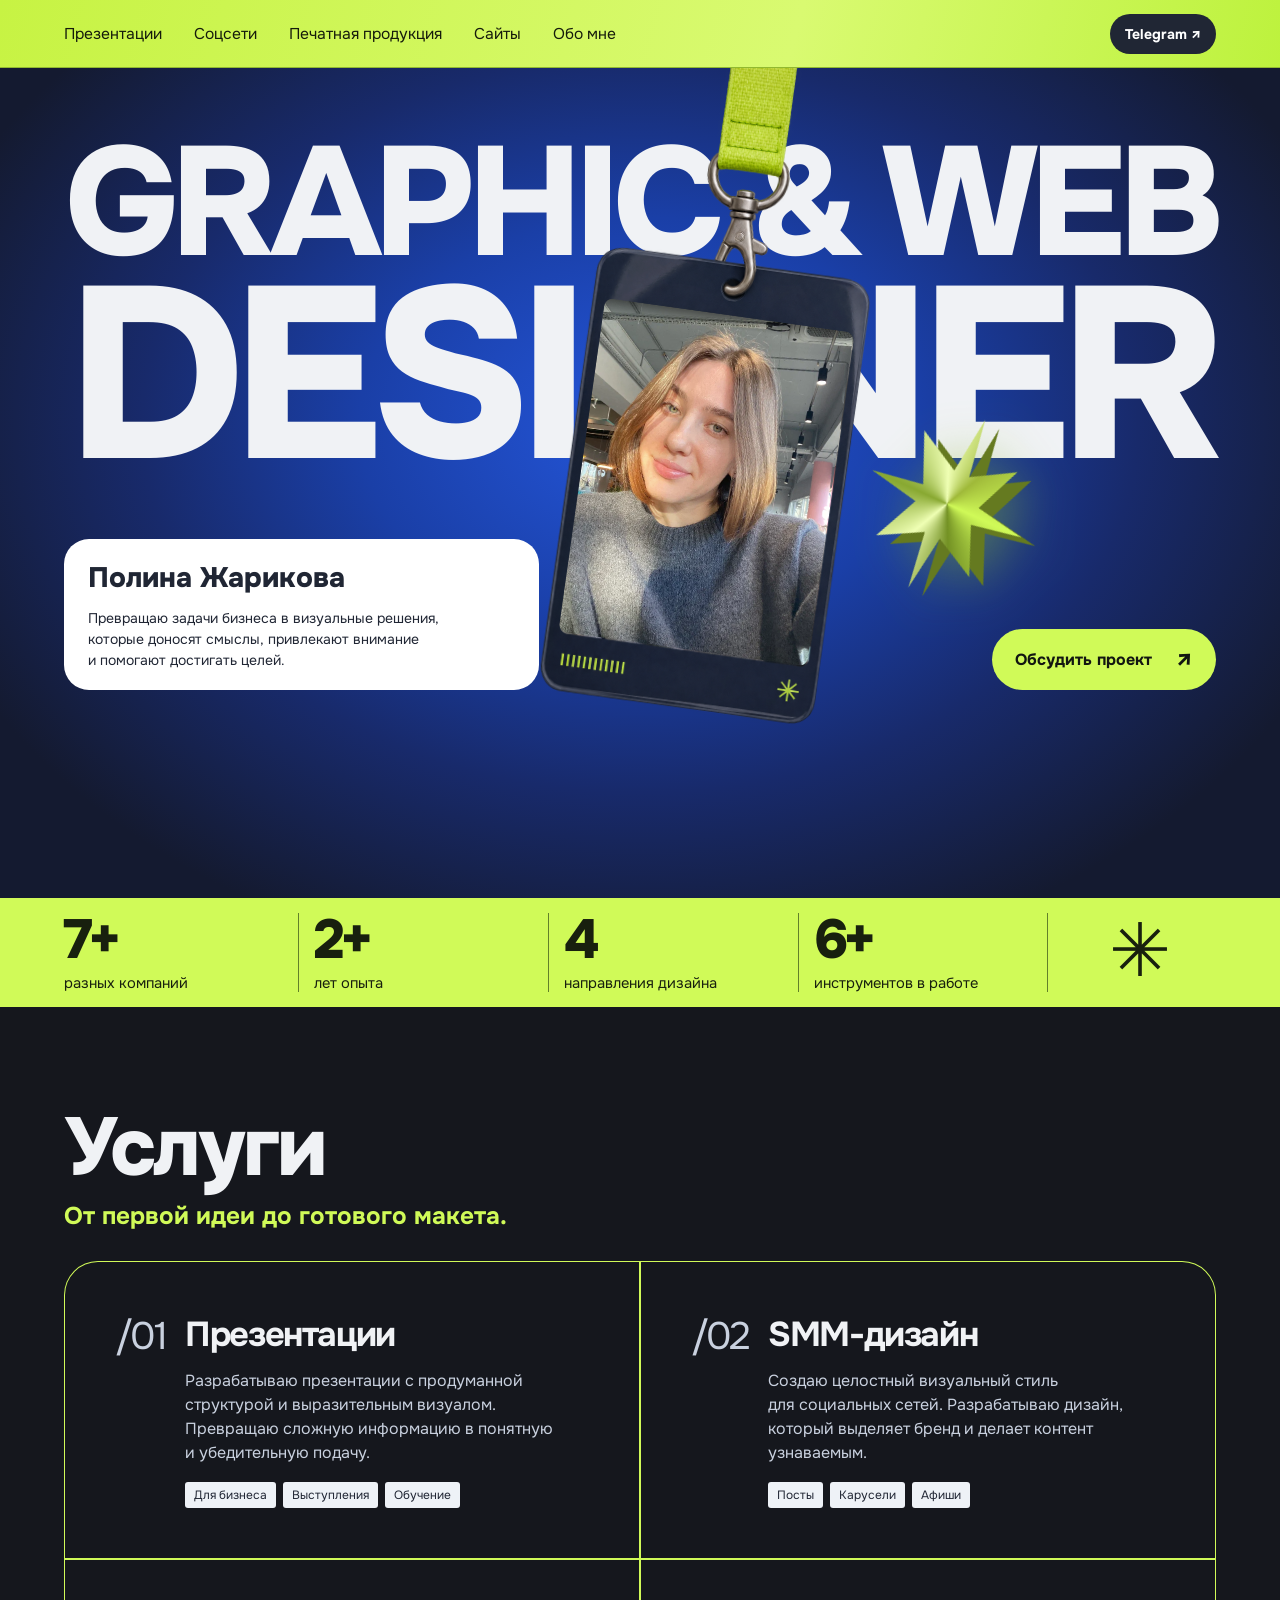
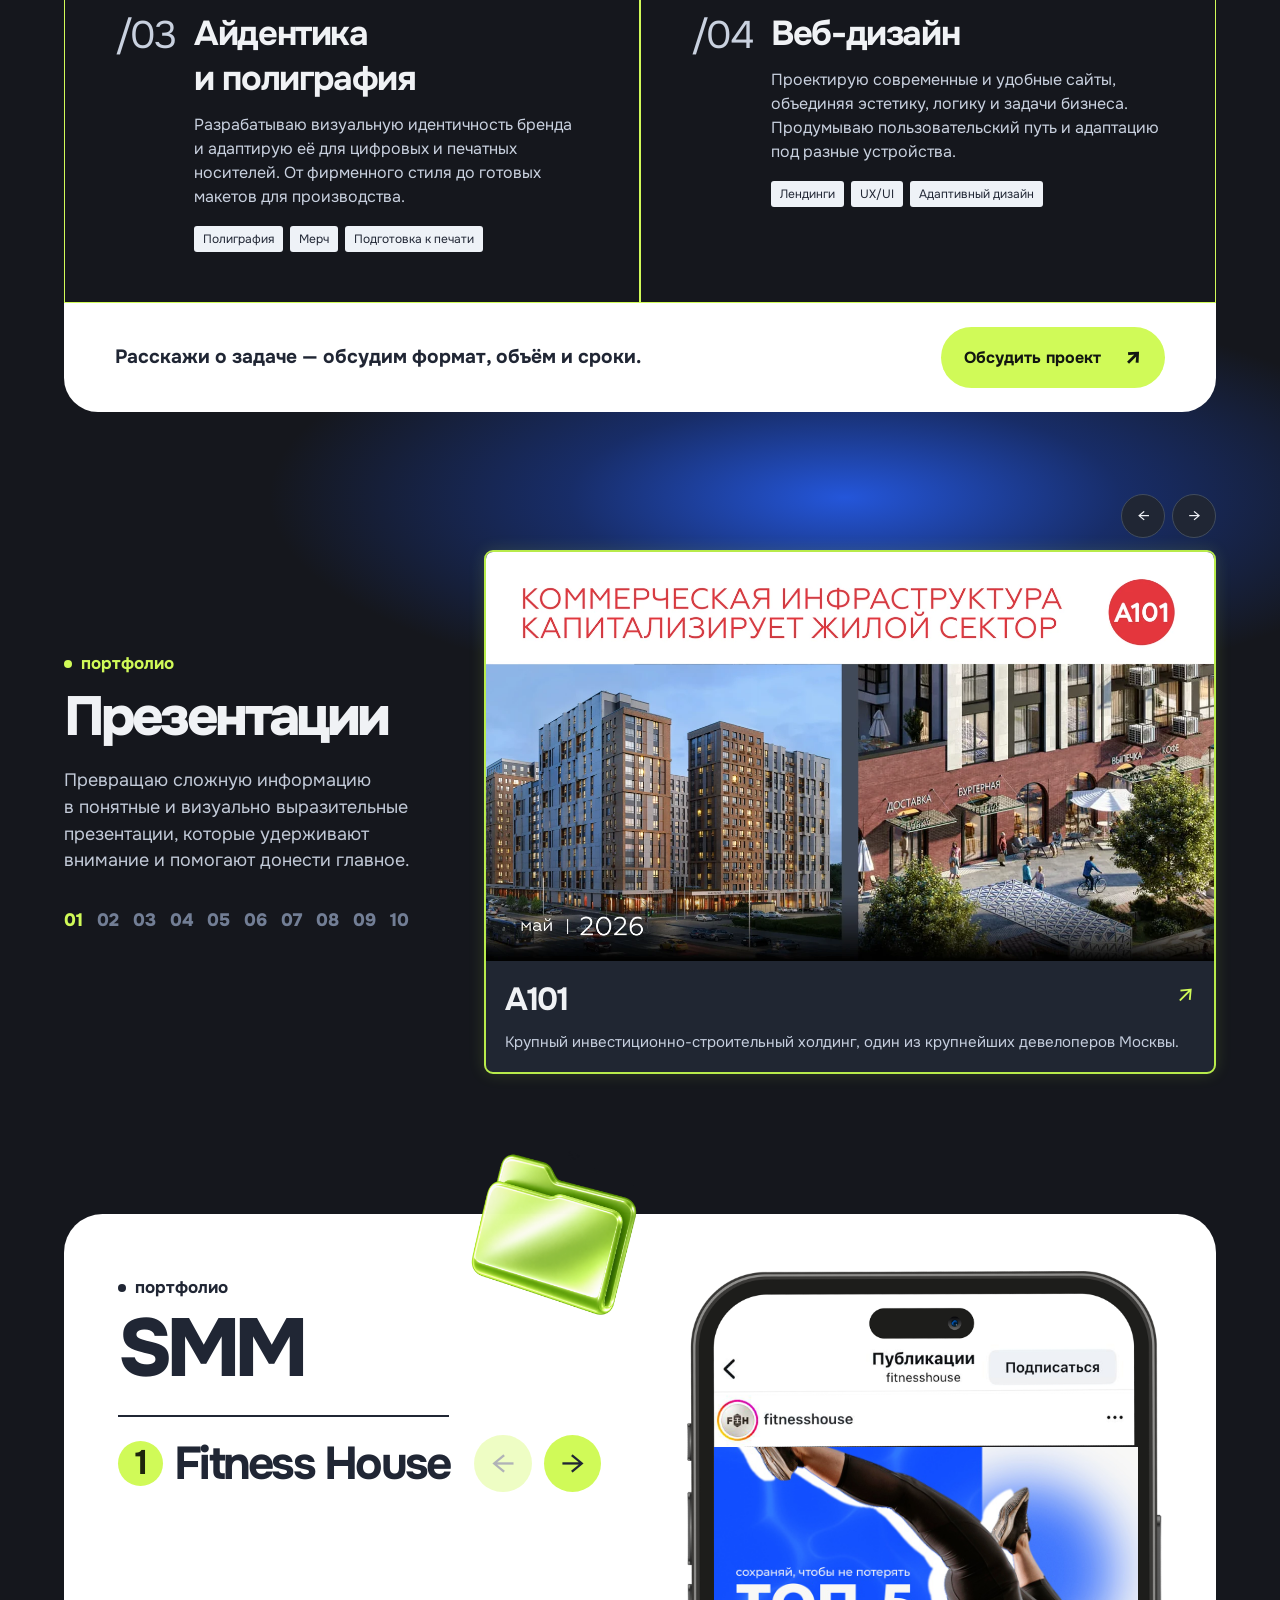
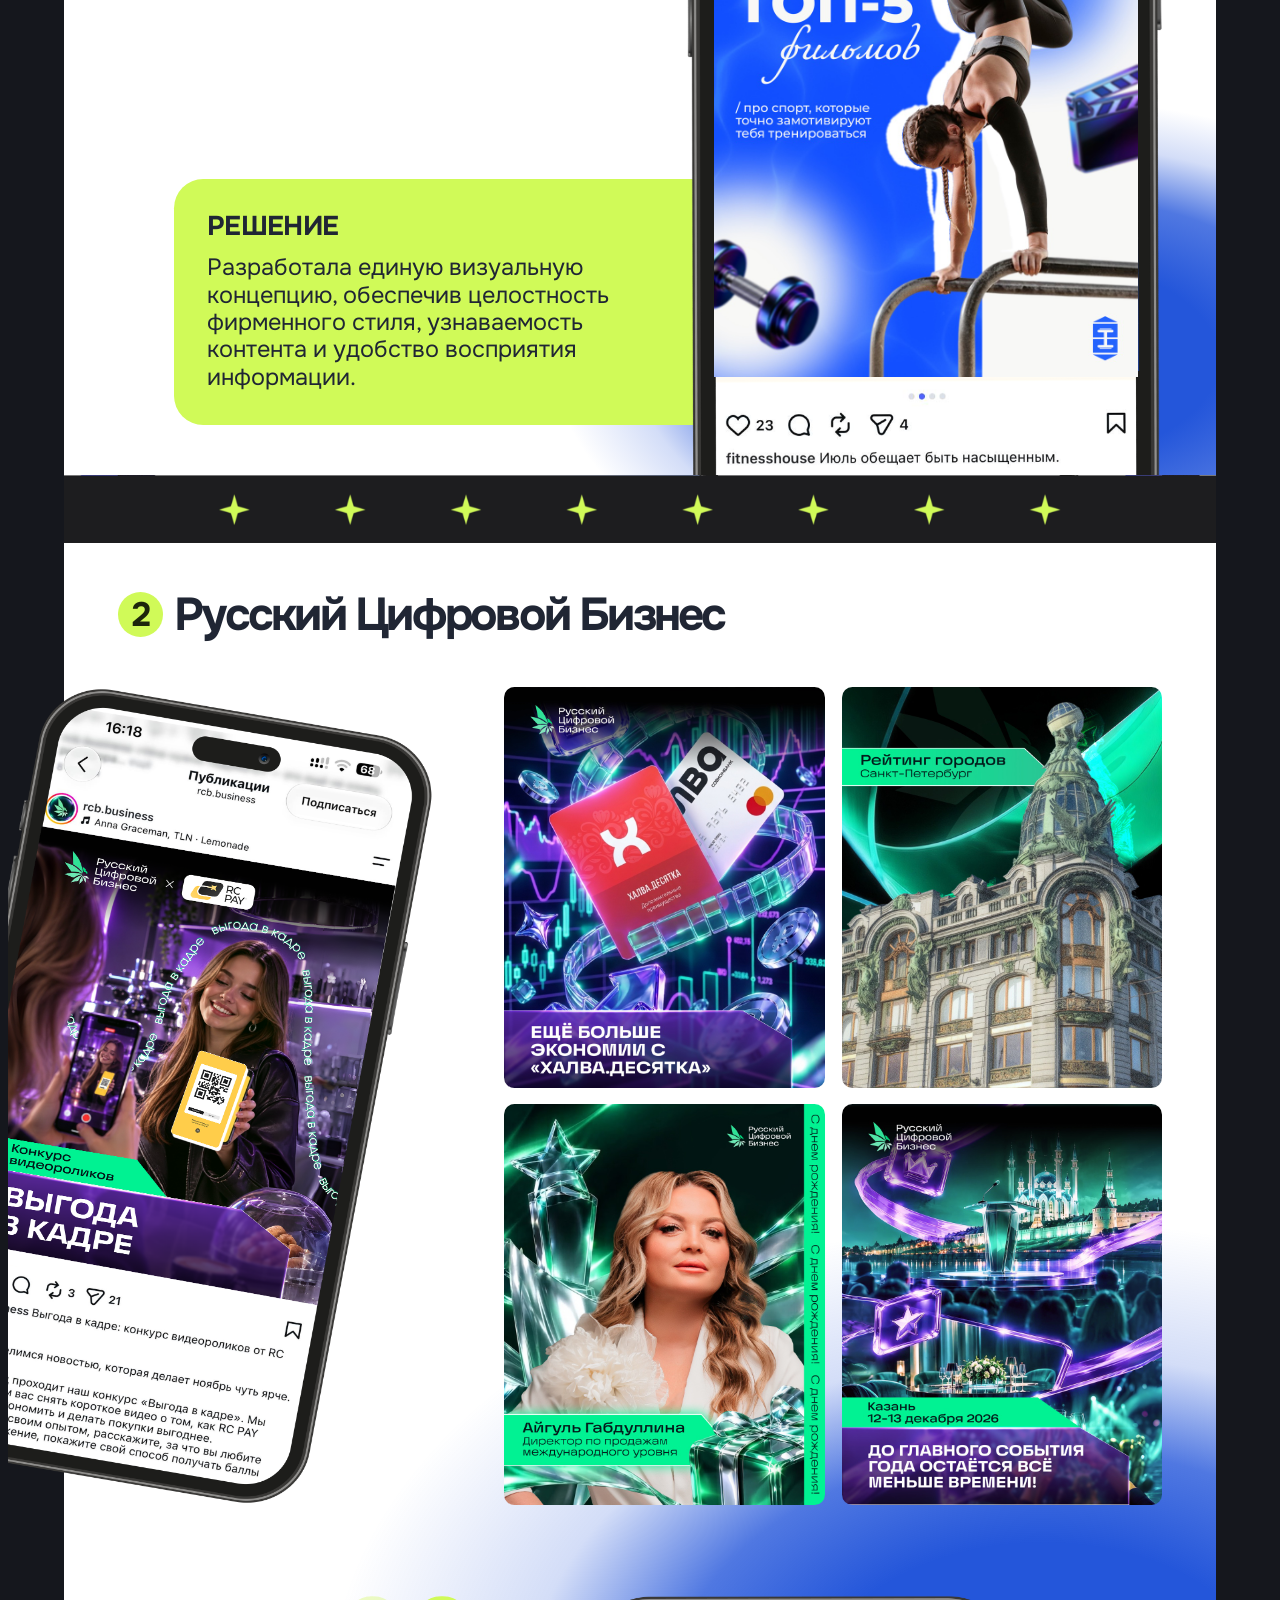
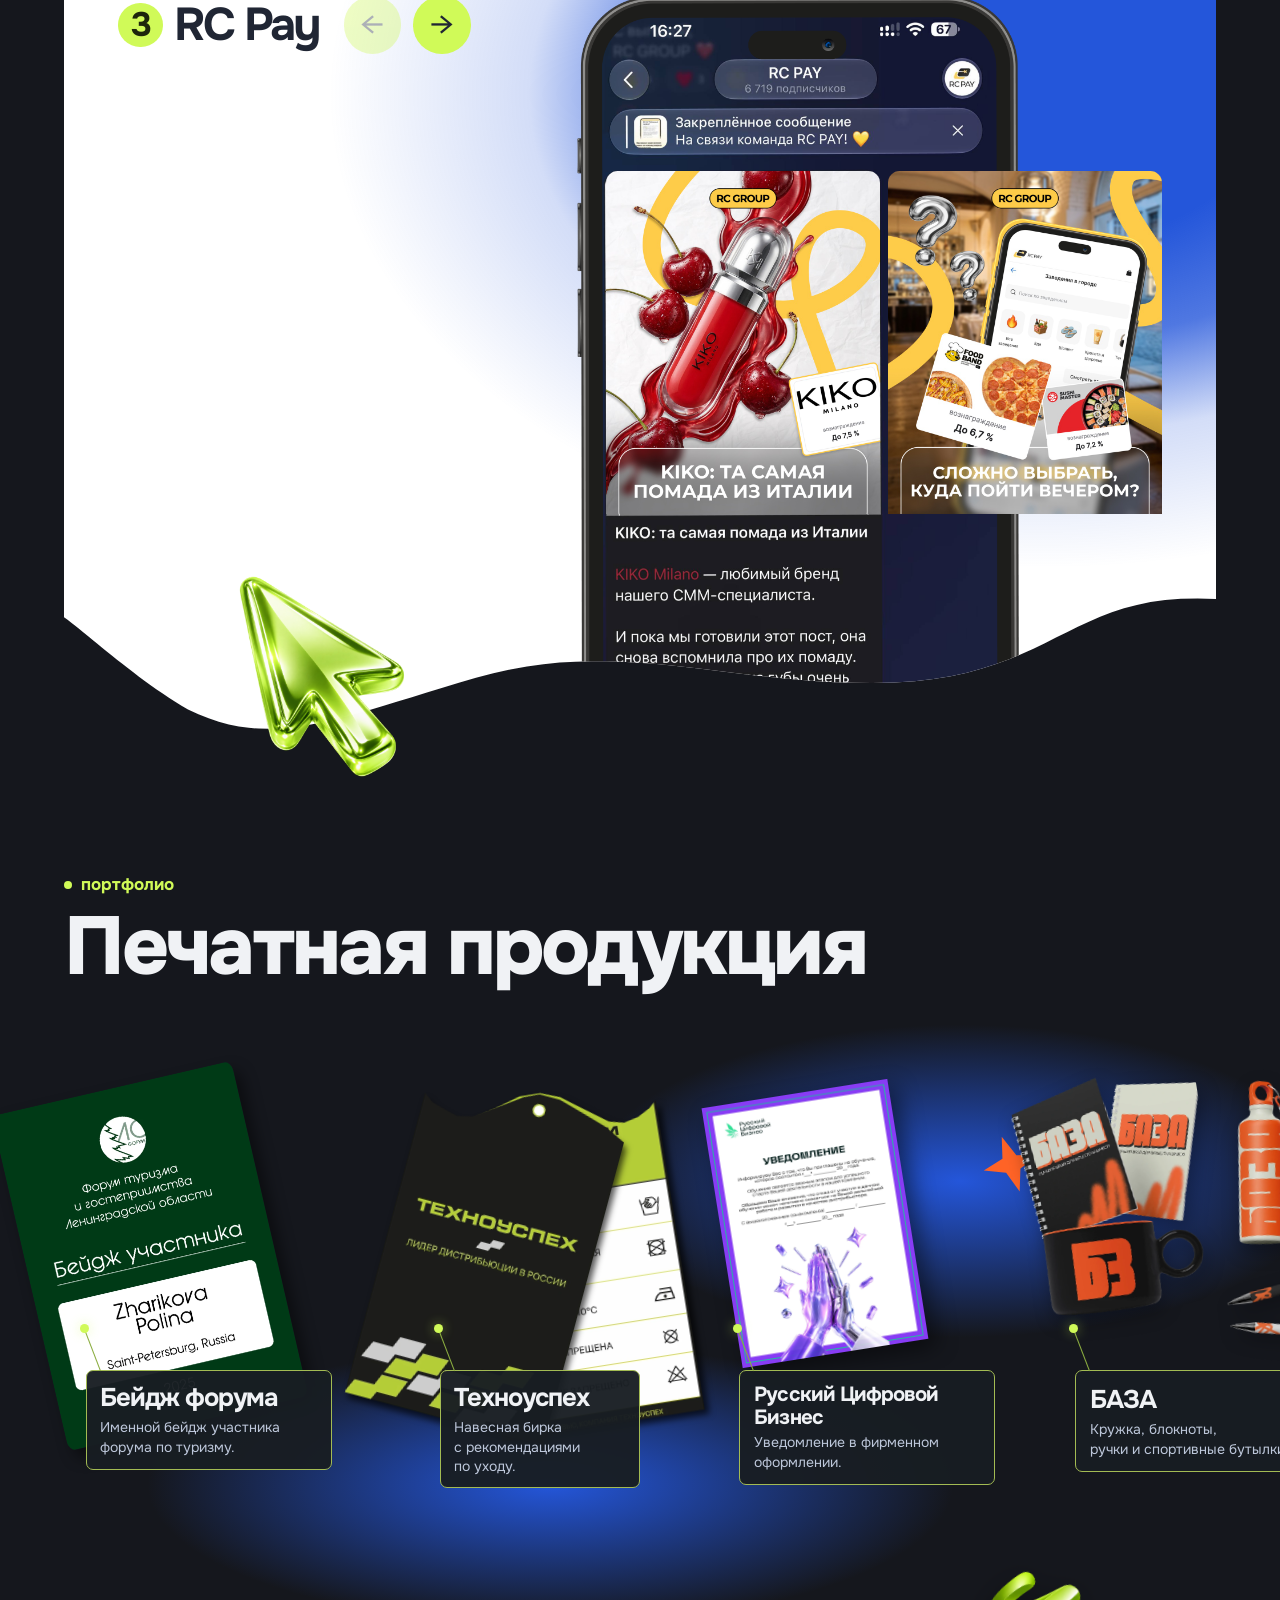
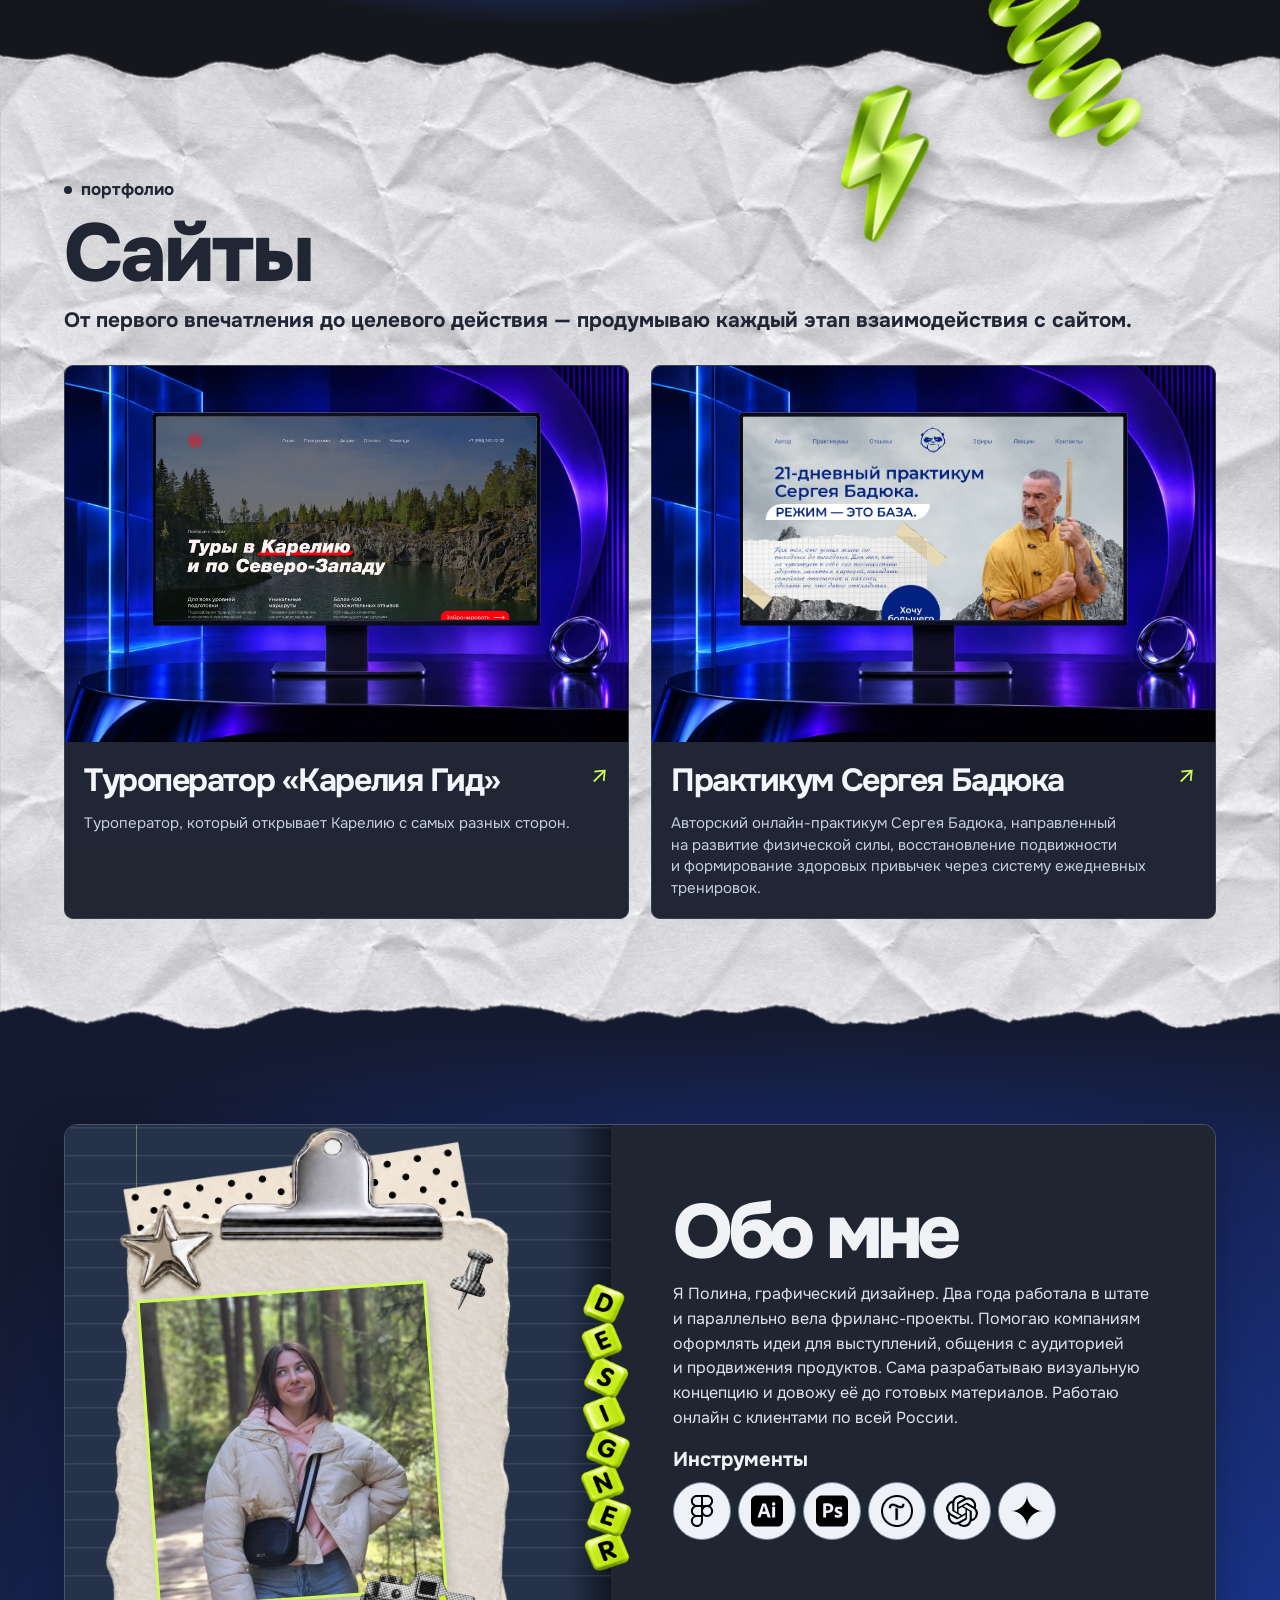
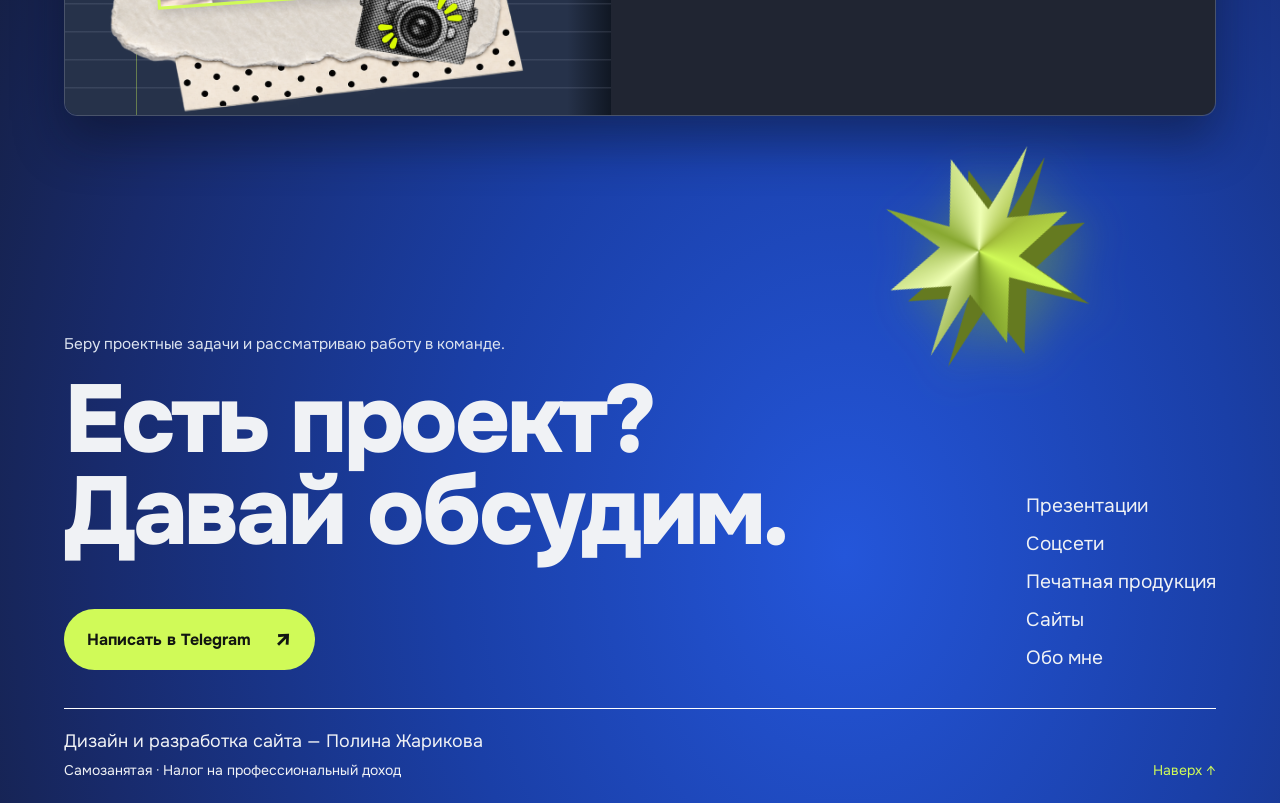
<file: index.html>
<!doctype html>
<html lang="ru">
<head>
<meta charset="utf-8">
<meta name="viewport" content="width=device-width, initial-scale=1">
<meta name="description" content="Дизайн презентаций, сайтов, соцсетей и печатной продукции для бизнеса. Полина Жарикова — графический и веб-дизайнер. Работаю онлайн по всей России.">
<title>Графический и веб-дизайнер — Полина Жарикова</title>
<link rel="stylesheet" href="style.css?v=f4fd43a22270">
<script src="portfolio.js?v=bd6a888040c3" defer></script>
<link rel="canonical" href="https://polina-designer.ru/">
<meta name="author" content="Полина Жарикова">
<meta name="theme-color" content="#202634">
<link rel="icon" href="favicon.ico" sizes="16x16 32x32 48x48">
<link rel="icon" type="image/png" href="favicon-96x96.png" sizes="96x96">
<link rel="icon" type="image/svg+xml" href="favicon.svg" sizes="any">
<link rel="apple-touch-icon" href="apple-touch-icon.png" sizes="180x180">
<meta property="og:type" content="website">
<meta property="og:locale" content="ru_RU">
<meta property="og:site_name" content="Полина Жарикова — дизайнер">
<meta property="og:url" content="https://polina-designer.ru/">
<meta property="og:title" content="Графический и веб-дизайнер — Полина Жарикова">
<meta property="og:description" content="Дизайн презентаций, сайтов, соцсетей и печатной продукции для бизнеса. Полина Жарикова — графический и веб-дизайнер. Работаю онлайн по всей России.">
<meta property="og:image" content="https://polina-designer.ru/favicon-512x512.png">
<meta property="og:image:width" content="512">
<meta property="og:image:height" content="512">
<meta property="og:image:alt" content="Лаймовая звезда — знак портфолио Полины Жариковой">
<meta name="twitter:card" content="summary">
<script type="application/ld+json">
{
  "@context": "https://schema.org",
  "@graph": [
    {
      "@type": "Person",
      "@id": "https://polina-designer.ru/#polina",
      "name": "Полина Жарикова",
      "jobTitle": "Графический и веб-дизайнер",
      "url": "https://polina-designer.ru/",
      "image": "https://polina-designer.ru/assets/badge-portrait-original.png",
      "sameAs": [
        "https://t.me/pollyyzh"
      ],
      "knowsAbout": [
        "Дизайн презентаций",
        "SMM-дизайн",
        "Айдентика и полиграфия",
        "Веб-дизайн"
      ]
    },
    {
      "@type": "WebSite",
      "@id": "https://polina-designer.ru/#website",
      "url": "https://polina-designer.ru/",
      "name": "Полина Жарикова — графический и веб-дизайнер",
      "inLanguage": "ru-RU",
      "publisher": {
        "@id": "https://polina-designer.ru/#polina"
      }
    },
    {
      "@type": "Service",
      "@id": "https://polina-designer.ru/#service-presentations",
      "name": "Дизайн презентаций",
      "serviceType": "Дизайн презентаций",
      "description": "Презентации для бизнеса, выступлений и обучения.",
      "url": "https://polina-designer.ru/#presentations",
      "provider": {
        "@id": "https://polina-designer.ru/#polina"
      },
      "areaServed": {
        "@type": "Country",
        "name": "Россия"
      }
    },
    {
      "@type": "Service",
      "@id": "https://polina-designer.ru/#service-social",
      "name": "SMM-дизайн",
      "serviceType": "SMM-дизайн",
      "description": "Визуальное оформление публикаций и рубрик для социальных сетей.",
      "url": "https://polina-designer.ru/#social",
      "provider": {
        "@id": "https://polina-designer.ru/#polina"
      },
      "areaServed": {
        "@type": "Country",
        "name": "Россия"
      }
    },
    {
      "@type": "Service",
      "@id": "https://polina-designer.ru/#service-print",
      "name": "Айдентика и полиграфия",
      "serviceType": "Айдентика и полиграфия",
      "description": "Фирменные материалы, полиграфия и макеты для печати.",
      "url": "https://polina-designer.ru/#print",
      "provider": {
        "@id": "https://polina-designer.ru/#polina"
      },
      "areaServed": {
        "@type": "Country",
        "name": "Россия"
      }
    },
    {
      "@type": "Service",
      "@id": "https://polina-designer.ru/#service-web",
      "name": "Веб-дизайн",
      "serviceType": "Веб-дизайн",
      "description": "Дизайн сайтов, лендингов и адаптивных интерфейсов.",
      "url": "https://polina-designer.ru/#web",
      "provider": {
        "@id": "https://polina-designer.ru/#polina"
      },
      "areaServed": {
        "@type": "Country",
        "name": "Россия"
      }
    }
  ]
}
</script>
</head>
<body>
<header class="header">
  <details class="mobile-nav"><summary aria-label="Открыть меню">Меню</summary><nav aria-label="Разделы на мобильном"><a href="#presentations">Презентации</a><a href="#social">Соцсети</a><a href="#print">Печатная продукция</a><a href="#web">Сайты</a><a href="#about">Обо мне</a></nav></details>
  <nav class="desktop-nav" aria-label="Разделы портфолио"><a href="#presentations">Презентации</a><a href="#social">Соцсети</a><a href="#print">Печатная продукция</a><a href="#web">Сайты</a><a href="#about">Обо мне</a></nav>
  <a class="header-contact" href="https://t.me/pollyyzh">Telegram ↗</a>
</header>
<main id="top">
  <section class="hero" aria-labelledby="name">
    <span class="footer-star hero-star" aria-hidden="true"></span>
    <h1 id="name"><span>GRAPHIC &amp; WEB</span><span>DESIGNER</span></h1>
    <div class="badge-fall" aria-hidden="true"><div class="badge-hover"><div class="badge-swing">
      <div class="id-card id-card-photo"><div class="badge-photo-art"><img class="badge-photo" src="assets/hero-badge-photo-connected.png" alt="" width="977" height="1610" fetchpriority="high"><img class="badge-original-portrait" src="assets/badge-portrait-original.png" alt="" width="707" height="975" fetchpriority="high"></div></div>
    </div></div></div>
    <div class="hero-bottom">
      <div class="hero-description">
        <p class="eyebrow hero-name">Полина Жарикова</p>
        <p>Превращаю задачи бизнеса в визуальные решения,<br> которые доносят смыслы, привлекают внимание<br> и помогают достигать целей.</p>
      </div>
      <a class="contact" href="https://t.me/pollyyzh">Обсудить проект <span aria-hidden="true">↗</span></a>
    </div>
  </section>
  <section class="facts" aria-label="Опыт и направления">
    <div><strong data-count="7" data-suffix="+">7+</strong><span>разных компаний</span></div>
    <div><strong data-count="2" data-suffix="+">2+</strong><span>лет опыта</span></div>
    <div><strong data-count="4">4</strong><span>направления дизайна</span></div>
    <div><strong data-count="6" data-suffix="+">6+</strong><span>инструментов в работе</span></div>
    <span class="facts-star" aria-hidden="true">✳</span>
  </section>
  <div class="services-presentations">
  <section class="services work" id="services" aria-labelledby="services-title">
    <div class="section-heading"><h2 id="services-title">Услуги</h2><p>От первой идеи до готового макета.</p></div>
    <div class="services-grid">
      <a class="service-card" href="#presentations"><span class="service-number">/01</span><div><h3>Презентации</h3><p>Разрабатываю презентации с продуманной структурой и выразительным визуалом. Превращаю сложную информацию в понятную и убедительную подачу.</p><ul><li>Для бизнеса</li><li>Выступления</li><li>Обучение</li></ul></div></a>
      <a class="service-card" href="#social"><span class="service-number">/02</span><div><h3>SMM-дизайн</h3><p>Создаю целостный визуальный стиль для социальных сетей. Разрабатываю дизайн, который выделяет бренд и делает контент узнаваемым.</p><ul><li>Посты</li><li>Карусели</li><li>Афиши</li></ul></div></a>
      <a class="service-card" href="#print"><span class="service-number">/03</span><div><h3>Айдентика и полиграфия</h3><p>Разрабатываю визуальную идентичность бренда и адаптирую её для цифровых и печатных носителей. От фирменного стиля до готовых макетов для производства.</p><ul><li>Полиграфия</li><li>Мерч</li><li>Подготовка к печати</li></ul></div></a>
      <a class="service-card" href="#web"><span class="service-number">/04</span><div><h3>Веб-дизайн</h3><p>Проектирую современные и удобные сайты, объединяя эстетику, логику и задачи бизнеса. Продумываю пользовательский путь и адаптацию под разные устройства.</p><ul><li>Лендинги</li><li>UX/UI</li><li>Адаптивный дизайн</li></ul></div></a>
      <div class="services-contact"><p>Расскажи о задаче — обсудим формат, объём и сроки.</p><a class="contact" href="https://t.me/pollyyzh">Обсудить проект <span aria-hidden="true">↗</span></a></div>
    </div>
  </section>
  <section class="presentation-section" id="presentations" aria-labelledby="presentation-title">
    <div class="presentation-stage">
      <div class="presentation-intro">
        <p class="portfolio-label"><span></span>портфолио</p><h2 id="presentation-title">Презентации</h2>
        <p>Превращаю сложную информацию в понятные и визуально выразительные презентации, которые удерживают внимание и помогают донести главное.</p>
        <div class="presentation-numbers" aria-label="Выбор презентации"></div>
      </div>
      <div class="presentation-gallery">
        <div class="rail-buttons">
          <button type="button" data-direction="-1" aria-label="Предыдущая презентация">←</button>
          <button type="button" data-direction="1" aria-label="Следующая презентация">→</button>
        </div>
        <div class="presentation-viewport">
          <div class="presentation-rail" data-group="presentations"></div>
        </div>
      </div>
    </div>
  </section>
  </div>
  <section class="work" id="social"><div class="smm-sheet"><img class="smm-folder" src="assets/smm-folder-hq.png" alt="" width="1285" height="1224" loading="lazy"><div class="section-heading"><p class="portfolio-label"><span></span>портфолио</p><h2>SMM</h2></div><div class="social-projects" data-group="social"></div></div></section>
  <section class="work" id="print"><div class="section-heading"><p class="portfolio-label"><span></span>портфолио</p><h2>Печатная продукция</h2></div><div class="print-composition" data-group="print"></div></section>
  <section class="work" id="web"><div class="web-ornaments" aria-hidden="true"><img class="web-bolt" src="assets/lime-bolt.png" alt="" loading="lazy"><img class="web-ribbon" src="assets/lime-ribbon.png" alt="" loading="lazy"></div><div class="section-heading"><p class="portfolio-label"><span></span>портфолио</p><h2>Сайты</h2><p>От первого впечатления до целевого действия — продумываю каждый этап взаимодействия с сайтом.</p></div><div class="grid" data-group="web"></div></section>
  <div class="closing">
  <section class="about" id="about">
    <div class="about-spread">
      <div class="about-photo-page about-collage-page">
        <img class="about-collage-decor" src="assets/about-paper-no-pin.png" alt="" loading="lazy">
        <figure class="about-photo">
          <img src="assets/about-forest-original.png" alt="Полина Жарикова" loading="lazy">
        </figure>
        <img class="about-collage-camera" src="assets/about-camera-cutout.png" alt="" loading="lazy">
        <img class="about-collage-pin" src="assets/about-pin-cutout.png" alt="" loading="lazy">
        <img class="about-collage-beads" src="assets/about-collage-decor.png" alt="" loading="lazy">
      </div>
      <div class="about-text-page">
        <h2>Обо мне</h2>
        <p>Я Полина, графический дизайнер. Два года работала в штате и параллельно вела фриланс-проекты. Помогаю компаниям оформлять идеи для выступлений, общения с аудиторией и продвижения продуктов. Сама разрабатываю визуальную концепцию и довожу её до готовых материалов. Работаю онлайн с клиентами по всей России.</p>
        <h3>Инструменты</h3>
        <ul class="tools">
          <li title="Figma"><img src="assets/tools/figma.svg" alt="Figma"></li>
          <li title="Adobe Illustrator"><img src="assets/tools/illustrator.svg" alt="Adobe Illustrator"></li>
          <li title="Adobe Photoshop"><img src="assets/tools/photoshop.svg" alt="Adobe Photoshop"></li>
          <li title="Tilda"><img src="assets/tools/tilda.png" alt="Tilda"></li>
          <li title="ChatGPT"><img src="assets/tools/chatgpt.svg" alt="ChatGPT"></li>
          <li title="Gemini"><img src="assets/tools/gemini.svg" alt="Gemini"></li>
        </ul>
      </div>
    </div>
  </section>
  <div class="footer-ornament" aria-hidden="true"><span class="footer-star"></span></div>
<footer class="site-footer">
  <div class="footer-main">
    <div>
      <p class="footer-intro">Беру проектные задачи<span class="mobile-newline"> и рассматриваю работу в команде.</span></p>
      <h2>Есть проект?<br>Давай обсудим.</h2>
      <a class="contact" href="https://t.me/pollyyzh">Написать в Telegram <span aria-hidden="true">↗</span></a>
    </div>
    <nav aria-label="Разделы в подвале">
      <a href="#presentations">Презентации</a><a href="#social">Соцсети</a><a href="#print">Печатная продукция</a><a href="#web">Сайты</a><a href="#about">Обо мне</a>
    </nav>
  </div>
  <div class="footer-bottom">
    <div class="footer-credits">
      <p class="footer-identity">Дизайн и разработка сайта —<span class="mobile-newline"> Полина Жарикова</span></p>
      <span>Самозанятая · Налог на профессиональный доход</span>
    </div>
    <a href="#top">Наверх ↑</a>
  </div>
</footer>
  </div>
</main>
<dialog id="project" aria-labelledby="project-title"><div class="dialog-bar"><button class="close" type="button" aria-label="Закрыть кейс" autofocus>×</button></div><article class="project-content"></article></dialog>
</body>
</html>
</file>
<file: style.css>
:root{color-scheme:dark;--paper:#15171d;--ink:#f0f2f5;--accent:#d0fa58;--line:#353d50;--edge:clamp(20px,5vw,90px);font-family:Onest,Arial,sans-serif;background:var(--paper);color:var(--ink)}
*{box-sizing:border-box}body{margin:0}a{color:inherit;text-decoration:none}button,summary{font:inherit}button{color:inherit}img{display:block;max-width:100%}html{scroll-behavior:smooth;scroll-padding-top:84px}a:focus-visible,button:focus-visible,summary:focus-visible{outline:3px solid var(--accent);outline-offset:5px}h1,h2,h3,p{margin:0}
.header{position:sticky;top:0;z-index:5;display:flex;align-items:center;justify-content:space-between;gap:20px;padding:12px var(--edge);background:#15171df5;border-bottom:1px solid var(--line);min-height:68px}nav{display:flex;gap:clamp(14px,2.5vw,40px);font-size:14px}nav a:hover,.header-contact:hover{color:var(--accent)}.header-contact{margin-left:auto;font-size:14px;font-weight:700}.mobile-nav{display:none}
.hero{position:relative;isolation:isolate;overflow:hidden;padding:clamp(38px,6vw,96px) var(--edge) 54px;min-height:min(790px,calc(100svh - 68px));display:flex;flex-direction:column;justify-content:center;background:radial-gradient(ellipse at 73% 41%,#293e6b 0%,#1d2b49 31%,transparent 65%),var(--paper)}
.eyebrow{display:flex;align-items:center;gap:9px;font-size:14px;font-weight:700;margin-bottom:20px}.eyebrow span{width:8px;height:8px;border-radius:50%;background:var(--accent)}
h1{font-size:clamp(68px,15.1vw,250px);line-height:.83;letter-spacing:-.095em;font-weight:900}h1 span{display:block}
.hero-bottom{position:relative;z-index:2;margin-top:32px;display:flex;align-items:center;gap:24px;flex-wrap:wrap}.hero-bottom p{font-size:clamp(15px,1.5vw,21px);line-height:1.45}.contact{display:inline-flex;align-items:center;justify-content:center;gap:24px;width:max-content;max-width:100%;padding:16px 23px;border-radius:100px;background:var(--accent);color:#121611;font-weight:750;min-height:54px;transition:background .2s,transform .2s}.contact span{font-size:23px;transition:transform .25s}.contact:hover{background:#e4ff8e;transform:translateY(-2px)}.contact:hover span{transform:translate(3px,-3px)}.down{position:absolute;bottom:24px;right:var(--edge);font-size:25px}
.badge-fall{position:absolute;z-index:1;top:0;left:65%;width:clamp(160px,23vw,320px);pointer-events:none;animation:drop 1.05s cubic-bezier(.3,.03,.7,1) both}.badge-swing{height:100%;transform-origin:53% 0;transform:rotate(8deg);animation:swing 2.4s .88s ease-out both}.strap{position:relative;margin:auto;width:16%;height:clamp(95px,16vw,235px);margin-top:-35px;background:repeating-linear-gradient(90deg,#abc83d 0 2px,#d0fa58 2px 4px);box-shadow:4px 6px 13px #05070d81}.clip{width:12%;height:28px;margin:-5px auto -11px;position:relative;z-index:1;border:5px solid #c2c8d3;border-radius:9px;background:#3a4151;box-shadow:inset 0 0 0 2px #697486}.id-card{background:#252f43;border:1px solid #55637a;border-radius:13px;padding:10px 11px 9px;box-shadow:0 22px 55px #05070da6}.id-card img{width:100%;height:auto;aspect-ratio:1/1.08;object-fit:cover;object-position:50% 39%;border-radius:5px}
@keyframes drop{0%{transform:translateY(-110%)}78%{transform:translateY(12px)}100%{transform:translateY(0)}}@keyframes swing{0%{transform:rotate(15deg)}26%{transform:rotate(-12deg)}51%{transform:rotate(13deg)}77%{transform:rotate(5deg)}100%{transform:rotate(8deg)}}
.work,.about{padding:clamp(47px,8vw,105px) var(--edge);border-top:1px solid var(--line)}.section-heading{display:flex;align-items:end;justify-content:space-between;gap:14px;margin-bottom:30px}.section-heading p{font-size:15px;color:#bdc7da;padding-bottom:5px}h2{font-size:clamp(36px,6.4vw,98px);line-height:.96;letter-spacing:-.075em}.grid{display:grid;grid-template-columns:repeat(2,minmax(0,1fr));gap:22px}.print-grid{grid-template-columns:repeat(3,minmax(0,1fr))}
.card{display:block;text-align:left;padding:0;overflow:hidden;background:#202632;border:1px solid var(--line);border-radius:9px;cursor:pointer;width:100%;transition:transform .22s,box-shadow .22s}.card:hover{transform:translateY(-5px);box-shadow:0 12px 24px #05070d70}.cover{height:auto;aspect-ratio:1.72;background:#29354a;display:grid;place-items:center;overflow:hidden}.cover>img{width:100%;height:100%;object-fit:cover}.card-copy{padding:18px 19px;display:grid;grid-template-columns:1fr auto;gap:9px}.card-copy strong{font-size:clamp(19px,2.5vw,34px);letter-spacing:-.045em}.card-copy p{grid-column:1/-1;line-height:1.45;font-size:15px;color:#c5cede}.arrow{font-size:25px;color:var(--accent)}
.cover.mock{position:relative;display:flex;justify-content:center;align-items:center;background:radial-gradient(ellipse at 60% 20%,#44516b,#252e40);gap:5%;padding:7%;isolation:isolate}.mock img{height:auto;min-height:0;box-shadow:1px 10px 18px #090e19a0}.cover.mock.badge img{width:32%;border-radius:7px;transform:rotate(-9deg)}.mock.badge::before{content:'';position:absolute;background:#173d34;width:5%;height:42%;left:48%;top:-8%;transform:rotate(17deg);box-shadow:3px 6px 11px #03070d80}.mock.cards img{width:48%;transform:rotate(-9deg)}.mock.cards img+img{transform:rotate(8deg) translateY(18%)}.mock.tag img{width:78%;transform:rotate(-5deg);border-radius:7px}
dialog{border:1px solid var(--line);border-radius:16px;width:min(1070px,calc(100% - 32px));max-height:calc(100dvh - 32px);padding:0;margin:auto;background:var(--paper);color:var(--ink);overscroll-behavior:contain}dialog::backdrop{background:#080a13cf;backdrop-filter:blur(6px)}body:has(dialog[open]){overflow:hidden}.dialog-bar{display:flex;justify-content:end;position:sticky;top:0;z-index:2;padding:9px 12px;pointer-events:none}.close{border:1px solid var(--line);background:#263045;border-radius:50%;width:46px;height:46px;font-size:29px;cursor:pointer;pointer-events:auto}.project-content{padding:0 clamp(17px,5vw,65px) 45px}.project-content h2{margin-bottom:20px}.project-content .type{font-size:14px;margin-bottom:12px;color:var(--accent);font-weight:bold}.project-content h3{margin:15px 0 6px}.project-content p{font-size:17px;line-height:1.55;max-width:68ch}.gallery{display:grid;grid-template-columns:1fr 1fr;gap:12px;margin:25px 0}.gallery img{width:100%;object-fit:contain;background:#1b2333}.gallery img:first-child:last-child{grid-column:1/-1}.gallery .mock,.gallery .device-stage{grid-column:1/-1}
@media(max-width:800px){.desktop-nav{display:none}.mobile-nav{display:block}.mobile-nav summary{cursor:pointer;padding:8px}.mobile-nav nav{position:absolute;inset:100% 0 auto;flex-direction:column;gap:0;background:var(--paper);border-bottom:1px solid var(--line);padding:8px var(--edge)}.mobile-nav a{padding:11px 0}.badge-fall{left:68%}.print-grid{grid-template-columns:repeat(2,minmax(0,1fr))}}
@media(max-width:560px){.hero{min-height:610px;justify-content:start;padding-top:48px}.eyebrow{margin-bottom:18px}h1{font-size:clamp(54px,14.8vw,83px);letter-spacing:-.082em}.badge-fall{top:70px;left:auto;right:3%;width:137px}.strap{height:130px}.hero-bottom{margin-top:165px;gap:12px}.down{bottom:13px}.section-heading{align-items:start;flex-direction:column}.grid,.print-grid{grid-template-columns:1fr}.gallery{grid-template-columns:1fr}.header{min-height:60px}dialog{width:100%;max-width:100%;max-height:100dvh;border-radius:0}}
@media(prefers-reduced-motion:reduce){*,*::before,*::after{animation:none!important;transition:none!important;scroll-behavior:auto!important}}



.case-brief {
  display: grid;
  grid-template-columns: 1fr 1.25fr;
  gap: 14px;
}
.case-panel {
  padding: clamp(16px, 3vw, 28px);
  background: #20283b;
  border: 1px solid #37435a;
  border-radius: 12px;
}
.case-panel.solution {
  background: #232b29;
  border-top-color: var(--accent);
}
.project-content .case-panel h3 {
  display: inline-block;
  margin: 0 0 12px;
  padding: 5px 10px;
  border-radius: 4px;
  background: #333f59;
  font-size: 14px;
}
.project-content .solution h3 {
  background: var(--accent);
  color: #121611;
}
.project-content .case-panel p {
  color: #e3e8f1;
}

/* Let each device reserve its own slot and clip only its own screen. */
.device-stage {
  display: grid;
  grid-template-columns: minmax(0, 3.8fr) minmax(0, 1fr);
  align-items: end;
  gap: 4%;
  padding: 8%;
  background: radial-gradient(ellipse at top left, #445778, #222b3f 75%);
}
.device-frame {
  position: relative;
  min-width: 0;
  overflow: hidden;
  padding: clamp(3px, .65vw, 8px);
  background: #10141c;
  border: 1px solid #7786a2;
  border-radius: clamp(5px, 1vw, 14px);
  box-shadow: 0 8px 22px #080b14a0;
}
.desktop-frame { aspect-ratio: 1.55; }
.phone-frame { aspect-ratio: .51; }
.device-frame img {
  display: block;
  width: 100%;
  height: 100%;
  object-fit: cover;
  object-position: top center;
  border-radius: 3px;
}

.about {
  background: radial-gradient(ellipse at center, #243047, #161a23 78%);
}
.about-spread {
  display: grid;
  grid-template-columns: minmax(0, .95fr) minmax(0, 1.05fr);
  max-width: 1120px;
  margin: auto;
  border: 1px solid #49536a;
  border-radius: 13px;
  overflow: hidden;
  box-shadow: 0 25px 50px #080b1470;
}
.about-photo-page {
  position: relative;
  display: grid;
  justify-items: center;
  align-content: center;
  gap: 24px;
  padding: clamp(25px, 7vw, 88px);
  background:
    repeating-linear-gradient(0deg, transparent 0 26px, #c1cce11f 27px 28px),
    linear-gradient(90deg, #26324a 92%, #101723);
}
.about-photo-page::before {
  position: absolute;
  content: '';
  inset: 0 auto 0 13%;
  border-left: 1px solid #d0fa5860;
}
.about-photo {
  position: relative;
  width: min(100%, 270px);
  margin: 0;
  padding: 9px 9px 13px;
  transform: rotate(-7deg);
  background: #e9edf1;
  color: #15171d;
  box-shadow: 8px 14px 25px #080b1470;
}
.about-photo::before {
  position: absolute;
  content: '';
  width: 32%;
  height: 19px;
  top: -8px;
  left: 34%;
  background: #d0fa58c9;
  transform: rotate(10deg);
}
.about-photo img {
  width: 100%;
  aspect-ratio: 1;
  object-fit: cover;
}
.about-photo figcaption {
  padding-top: 8px;
  font-weight: 700;
}
.about-note {
  z-index: 1;
  padding: 12px 20px;
  transform: rotate(4deg);
  background: var(--accent);
  color: #15171d;
  font: italic 700 clamp(14px, 2vw, 20px)/1.2 Georgia, serif;
}
.about-text-page {
  padding: clamp(26px, 5vw, 72px);
  background: #202532;
}
.about-text-page h2 {font-size:clamp(42px, 6vw, 87px)}
.about-text-page p {margin:16px 0;line-height:1.55;color:#dce3ef}
.about-text-page h3 {font-size:inherit}
.tools {
  display: flex;
  flex-wrap: wrap;
  gap: 7px;
  margin: 10px 0 0;
  padding: 0;
  list-style: none;
}
.tools li {
  padding: 5px 10px;
  border: 1px solid #525f76;
  border-radius: 4px;
  font-size: 14px;
}
@media(max-width:650px) {
  .about-spread,.case-brief {grid-template-columns:1fr}
  .about-photo-page {padding:27px;gap:18px}
  .about-photo {width:min(67%, 220px)}
}
.phone-frame img {
  object-fit: contain;
  object-position: top center;
}

.hero {
  --title-top: clamp(48px, 5.5vw, 90px);
  --title-size: clamp(54px, 17.2vw, 265px);
  min-height: max(560px, min(830px, calc(100svh - 68px)));
  justify-content: start;
  padding-top: var(--title-top);
  background: radial-gradient(ellipse at 50% 48%, #2c4169 0%, #1d2b49 36%, transparent 75%), var(--paper);
}
.hero .eyebrow { margin-bottom: 14px; }
.hero h1 {
  font: 900 var(--title-size)/.80 Onest, Arial, sans-serif;
  text-align: center;
  text-transform: uppercase;
  letter-spacing: -.09em;
}
.hero h1 span { display: block; }
.hero .badge-fall {
  left: 50%;
  right: auto;
  top: 0;
  translate: -50% 0;
  width: clamp(158px, 22.5vw, 325px);
}
.hero .strap { height: calc(var(--title-top) + var(--title-size) * .91); }
.id-card { padding: 13px 9px 6px; }
.id-details {
  display: flex;
  justify-content: space-between;
  align-items: center;
  gap: 10px;
  padding: 3px 4px;
  color: var(--accent);
}
.id-stripes {
  width: 26%;
  height: 10px;
  background: repeating-linear-gradient(90deg, currentColor 0 2px, transparent 2px 5px);
}
.id-spark { font-size: clamp(18px, 2.1vw, 30px); line-height: 1; }
.hero .hero-bottom {
  margin-top: clamp(42px, 5vw, 82px);
  justify-content: space-between;
}
.hero-bottom p { max-width: 34ch; }
@media(max-width:650px) {
  .hero { --title-top: 55px; --title-size: clamp(44px, 16.7vw, 106px); min-height: 540px; }
  .hero .strap { height: calc(var(--title-top) + var(--title-size) * 1.91); }
  .hero .hero-bottom { margin-top: 184px; gap: 16px; }
}

.cover.mock.cards,
.cover.mock.tag,
.cover.mock.badge {
  aspect-ratio: 1.5;
  background-position: center;
  background-size: cover;
}
.cover.mock.cards { background-image: url('assets/stationery-scene.webp'); }
.cover.mock.cards img {
  position: absolute;
  width: 43%;
  top: 27%;
  left: 13%;
  transform: rotate(-12deg) skewX(-4deg);
  box-shadow: 1px 2px 0 #d8cbd2, 6px 11px 14px #291c30aa;
}
.cover.mock.cards img+img {
  left: 42%;
  top: 50%;
  transform: rotate(11deg) skewX(-4deg);
}
.cover.mock.tag { background-image: url('assets/apparel-scene.webp'); }
.cover.mock.tag .tag-face {
  position: absolute;
  top: 48%;
  left: 47%;
  width: 13%;
  aspect-ratio: .6;
  transform: rotate(-7deg);
  filter: drop-shadow(4px 5px 3px #000a);
}
.cover.mock.tag img {
  width: 100%;
  height: 100%;
  max-width: none;
  object-fit: cover;
  object-position: left;
  transform: none;
  border-radius: 0;
  clip-path: polygon(0 7%, 4% 9%, 10% 11%, 18% 12%, 25% 11%, 32% 8%, 38% 5%, 45% 2%, 54% 0, 65% 0, 77% 2%, 90% 4%, 100% 7%, 100% 100%, 0 100%);
}
.cover.mock.badge { background-image: url('assets/attendee-scene.webp'); }
.mock.badge::before { content: none; }
.cover.mock.badge img {
  position: absolute;
  top: 59%;
  left: 43%;
  width: 14%;
  border-radius: 3%;
  transform: rotate(2deg);
  box-shadow: 3px 5px 10px #0008;
}

.presentation-section {
  position: relative;
  scroll-margin-top: 0;
  border-top: 1px solid var(--line);
  background: radial-gradient(ellipse at 25% 25%, #26344f, #171b25 75%);
}
.presentation-stage {
  display: grid;
  grid-template-columns: minmax(0, 40%) minmax(0, 60%);
  align-items: center;
  min-height: 520px;
  padding-left: var(--edge);
}
.rail-buttons { display: flex; gap: 7px; margin-top: 4px; }
.rail-buttons button {
  width: 44px;
  height: 44px;
  border: 1px solid #809b32;
  border-radius: 50%;
  background: var(--accent);
  color: #1b2310;
  cursor: pointer;
}
.rail-buttons button:hover { background: #e4ff8e; }
.presentation-viewport {
  overflow-x: auto;
  padding: 12px 0;
  scrollbar-width: thin;
  scrollbar-color: #63718d #1b2334;
}
.presentation-rail {
  display: flex;
  align-items: stretch;
  gap: 20px;
  width: max-content;
  padding-right: var(--edge);
}
.presentation-rail .card {
  flex: 0 0 clamp(280px, 38vw, 560px);
  width: clamp(280px, 38vw, 560px);
  scroll-snap-align: start;
}
@media(min-width:901px) and (min-height:650px) and (prefers-reduced-motion:no-preference) {
  .presentation-section { min-height: calc(100svh - var(--sticky-top, 68px) + var(--rail-travel, 0px)); }
  .presentation-stage {
    position: sticky;
    top: var(--sticky-top, 68px);
    min-height: calc(100svh - var(--sticky-top, 68px));
  }
  .presentation-viewport { overflow-x: hidden; }
}
@media(max-width:900px) {
  .presentation-stage { grid-template-columns: 1fr; gap: 28px; padding: 49px 0 32px var(--edge); }
  .presentation-rail .card { flex-basis: min(78vw, 440px); width: min(78vw, 440px); }
}

.social-project + .social-project {
  margin-top: clamp(45px, 7vw, 90px);
  padding-top: 30px;
  border-top: 1px solid var(--line);
}
.social-project h3 {
  margin-bottom: 12px;
  font-size: clamp(25px, 4vw, 56px);
  letter-spacing: -.06em;
}
.social-brief {margin: 0 0 20px}
.social-brief summary {width: max-content; padding: 7px 0; color: var(--accent); cursor: pointer}
.social-brief .case-brief {margin-top: 12px}
.social-brief h4 {margin: 0 0 8px}
.social-brief p {line-height: 1.5}
.social-wall {
  display: grid;
  grid-template-columns: repeat(4, minmax(0, 1fr));
  align-items: start;
  gap: clamp(8px, 1.4vw, 20px);
}
.social-wall img {
  width: 100%;
  height: auto;
  border-radius: 6px;
}
.site-footer {
  padding: clamp(33px, 7vw, 90px) var(--edge) 24px;
  border-top: 1px solid var(--line);
  background: radial-gradient(ellipse at bottom left, #273656, #171c29 72%);
}
.footer-main {
  display: flex;
  justify-content: space-between;
  align-items: end;
  gap: 28px;
  padding-bottom: 38px;
}
.footer-main h2 {font-size: clamp(39px, 7.5vw, 105px)}
.footer-main p {margin: 17px 0; color: #dce3ef}
.footer-main nav {flex-direction: column; gap: 13px}
.footer-bottom {
  display: flex;
  justify-content: space-between;
  gap: 15px;
  padding-top: 20px;
  border-top: 1px solid var(--line);
  font-size: 14px;
}
.footer-bottom a {white-space: nowrap; color: var(--accent)}
@media(max-width:720px) {
  .social-wall {grid-template-columns: repeat(2, minmax(0, 1fr))}
  .footer-main {flex-direction: column; align-items: start}
  .footer-main nav {flex-direction: row; flex-wrap: wrap}
}

.header nav {font-size: clamp(15px, 1.22vw, 18px)}
.header nav a, .footer-main nav a {
  transition: color .2s, text-shadow .2s;
}
.header nav a:is(:hover, :focus-visible),
.footer-main nav a:is(:hover, :focus-visible) {
  color: var(--accent);
  text-shadow: 0 0 12px #d0fa585c;
}
.presentation-section {
  background:
    radial-gradient(circle, #8093ab44 1px, transparent 1.4px) 0 0 / 12px 12px,
    radial-gradient(ellipse at 28% 35%, #222935, #15171d 77%);
}
.film-series {
  margin-top: 26px;
  padding: clamp(14px, 2vw, 27px);
  background: #1c2433;
  border: 1px solid var(--line);
  border-radius: 13px;
}
.film-heading {
  display: flex;
  justify-content: space-between;
  align-items: center;
  gap: 10px;
  margin-bottom: 15px;
}
.film-heading > div:first-child {display:flex;align-items:center;gap:12px}
.film-heading h4 {margin: 0; font-size: clamp(18px, 3vw, 32px)}
.dumbbell {
  position: relative;
  width: 28px;
  height: 3px;
  background: var(--accent);
  transform: rotate(-20deg);
}
.dumbbell::before,.dumbbell::after {
  content: '';
  position: absolute;
  top: -5px;
  width: 5px;
  height: 13px;
  border-radius: 2px;
  background: var(--accent);
}
.dumbbell::before {left: 4px}
.dumbbell::after {right: 4px}
.film-rail {
  position: relative;
  display: flex;
  gap: 13px;
  overflow-x: auto;
  scroll-snap-type: x mandatory;
  scrollbar-width: thin;
  scrollbar-color: #64734f #242d3f;
  padding-bottom: 8px;
}
.film-rail img {
  flex: 0 0 auto;
  width: clamp(166px, 22vw, 320px);
  height: auto;
  object-fit: contain;
  align-self: start;
  border-radius: 6px;
  scroll-snap-align: start;
}
.footer-main {position:relative; isolation:isolate}
.footer-star {
  --silhouette: polygon(50% 0%,61% 32%,90% 10%,69% 40%,100% 50%,69% 61%,90% 90%,61% 69%,50% 100%,39% 69%,10% 90%,31% 61%,0% 50%,31% 40%,10% 10%,39% 32%);
  position: absolute;
  z-index: -1;
  top: 10%;
  right: 24%;
  width: clamp(90px, 15vw, 210px);
  aspect-ratio: 1;
  transform: rotate(-17deg) skewY(-7deg);
  filter: drop-shadow(8px 13px 22px #8cb52765);
  pointer-events: none;
}
.footer-star::before,.footer-star::after {
  content: '';
  position: absolute;
  inset: 0;
  clip-path: var(--silhouette);
}
.footer-star::before {background:#657a20;transform:translate(7%,9%)}
.footer-star::after {
  background: conic-gradient(from 20deg, #efffb4, #9fb939 15%, #d0fa58 32%, #739124 49%, #efffb4 65%, #88a831 82%, #efffb4);
}
@media(max-width:900px) {
}
@media(max-width:720px) {
  .footer-star {top: 5%; right: 3%; opacity: .66}
}

.header {
  color: #151b0b;
  background: linear-gradient(105deg, #c1ee3e, #e1ff86 58%, #b9ef39);
  border-bottom-color: #91b930;
}
.header nav a:is(:hover, :focus-visible), .header-contact:is(:hover, :focus-visible) {
  color: #263b0b;
  text-shadow: 0 0 12px #f8ffd5, 0 0 5px #f8ffd5;
  text-decoration: underline;
  text-underline-offset: 5px;
}
.header a:focus-visible, .header summary:focus-visible {outline-color: #334f0e}
.mobile-nav nav {background: #d8fa78}
.badge-hover {transform-origin: 50% 0}
@media (hover:hover) and (prefers-reduced-motion: no-preference) {
  .badge-fall.settled .id-card {pointer-events: auto}
  .badge-fall.settled:has(.id-card:hover) .badge-hover {
    animation: badge-hover-swing 1.65s ease-in-out both;
  }
}
@keyframes badge-hover-swing {
  0%, 100% {transform:rotate(0)}
  22% {transform:rotate(-5deg)}
  52% {transform:rotate(4deg)}
  77% {transform:rotate(-2deg)}
}
.presentation-rail .card {
  border: 2px solid #b8eb4b;
  box-shadow: 0 0 16px #b8eb4b29;
}
.presentation-viewport {padding-block: 16px}
.footer-main nav {font-size: clamp(16px, 1.5vw, 22px)}
.footer-star {top: -4%; right: 19%; width: clamp(103px, 17vw, 245px)}
@media(max-width:900px) {
}
@media(max-width:720px) {
  .footer-star {top:-3%;right:1%}
}

.header .header-contact {
  display: inline-flex;
  align-items: center;
  min-height: 40px;
  padding: 7px 15px;
  border-radius: 6px;
  background: #1744ed;
  color: #fff;
}
.header .header-contact:is(:hover,:focus-visible) {
  background: #102db9;
  color: #fff;
  text-shadow: none;
  text-decoration: none;
}
.hero-description {display: grid; gap: 8px}
.hero .hero-description .eyebrow {
  margin-bottom: 0;
  color: var(--accent);
  font-size: 14px;
}
.presentation-rail .card {
  display: flex;
  flex-direction: column;
  justify-content: start;
}
.presentation-rail .card .cover {
  display: block;
  flex: none;
  width: 100%;
  aspect-ratio: 16 / 9;
}
.presentation-rail .card .cover img {display: block; object-position: center top}
.presentation-rail .card .card-copy {width: 100%}

#social {
  color: #1d260c;
  background: radial-gradient(ellipse at 75% 15%, #efffc1, transparent 55%), #d0fa58;
}
#social .social-project + .social-project {border-color: #8aab31}
#social .social-brief summary {
  padding: 12px 20px;
  min-height: 48px;
  border-radius: 7px;
  color: #f6ffe5;
  background: #26331a;
  font-weight: 750;
}
#social .social-brief summary:hover {background: #40552b}
#social .case-panel {color: #eef5e9}
#social .film-series {
  color: #f6ffe5;
  background: #202a22;
  border-color: #596b43;
}

.print-composition {
  display: grid;
  grid-template-columns: 1fr 1.34fr .83fr;
  align-items: start;
  gap: clamp(12px, 4vw, 70px);
  padding: 12px 0 38px;
}
.print-piece {
  min-width: 0;
  width: 100%;
  display: block;
  padding: 0;
  text-align: left;
  border: 0;
  background: transparent;
  cursor: pointer;
}
.print-cards {margin-top: 65px}
.print-tag {margin-top: 20px}
.print-piece .cover.mock{
  display: block;
  aspect-ratio: 1.25;
  width: 100%;
  padding: 0;
  overflow: visible;
  background: none;
}
.print-piece .mock img{background: none}
.print-piece .mock.badge img{
  top: 8%;
  left: 25%;
  width: 49%;
  transform: rotate(-13deg);
  box-shadow: 6px 10px 15px #0007;
}
.print-piece .mock.cards img{left: 6%;top: 19%;width: 59%}
.print-piece .mock.cards img+img{left: 39%;top: 43%}
.print-piece .mock.tag .tag-face{
  top: 11%;
  left: 29%;
  width: 44%;
  transform: rotate(15deg);
}
.print-callout {
  position: relative;
  margin: 11px 0 0 14%;
  padding-left: 18px;
  border-left: 1px solid #8bad41;
}
.print-callout::before {
  position: absolute;
  content: '';
  bottom: 100%;
  left: -1px;
  height: 24px;
  border-left: 1px solid #8bad41;
}
.print-callout::after {
  position: absolute;
  content: '';
  bottom: calc(100% + 20px);
  left: -5px;
  width: 9px;
  height: 9px;
  border-radius: 50%;
  background: var(--accent);
  box-shadow: 0 0 12px #d0fa587c;
}
.print-callout strong {font-size: clamp(18px, 2.2vw, 32px);letter-spacing: -.045em}
.print-callout p {margin-top: 7px; font-size: 14px; line-height: 1.4; color: #bdc7da}
.print-piece:hover .print-callout strong {color: var(--accent)}
.device-stage {
  background:
    radial-gradient(ellipse at 20% 6%, #b7e54a, transparent 55%),
    radial-gradient(ellipse at 83% 72%, #4b8b5e, transparent 60%),
    linear-gradient(135deg, #4b7944, #173b2f 62%, #80b744);
}
.closing {
  background: radial-gradient(ellipse at 75% 58%, #3c5d42, transparent 44%),
    linear-gradient(160deg, #151a24 5%, #293d38 59%, #182330 100%);
}
.closing .about,
.closing .site-footer {background: transparent}
.closing .site-footer {border-top: none;padding-top: 14px}
.closing .about {padding-bottom: clamp(30px, 4vw, 62px)}
.footer-ornament {
  position: relative;
  min-height: clamp(88px, 12vw, 178px);
}
.footer-ornament .footer-star {
  z-index: 0;
  top: -8%;
  right: 16%;
  width: clamp(94px, 15vw, 213px);
}
@media(max-width:700px) {
  .print-composition {grid-template-columns: 1fr 1fr; gap: 23px 13px}
  .print-cards {margin-top: 32px}
  .print-tag {grid-column: 1 / -1; width: 54%; margin: 0 auto}
  .print-callout {margin-left: 6%; padding-left: 10px}
  .print-callout p {font-size: 13px}
}

.header {
  background: linear-gradient(105deg, #c7f343, #d9fa71 62%, #bdf23d);
}
.header .header-contact {
  border-radius: 100px;
  background: #181f17;
}
.header .header-contact:is(:hover,:focus-visible) {background: #303c26}
.header nav a {position: relative}
.header nav a:is(:hover,:focus-visible) {
  color: #263b0b;
  text-shadow: none;
  text-decoration: none;
}
.header nav a::after {
  position: absolute;
  inset: auto 0 -5px;
  height: 2px;
  background: #243714;
  content: '';
  transform: scaleX(0);
  transform-origin: left;
  transition: transform .18s ease;
}
.header nav a:is(:hover,:focus-visible)::after {transform: scaleX(1)}
.mobile-nav a::after {bottom: 5px}
.hero {
  background:
    radial-gradient(ellipse at 50% 43%, #2456da 0%, #1a3fa7 31%, #182a6b 55%, #141a30 83%);
}
.presentation-section {
  background:
    radial-gradient(circle, #6e8cdb42 1px, transparent 1.4px) 0 0 / 12px 12px,
    linear-gradient(125deg, #1b2a55, #171a2c 80%);
}
.presentation-stage {padding-block: 25px}
#social {background: #fff;color: #191f17}
#social .social-project + .social-project {border-color: #ceddc6}
#social .case-panel,
#social .film-series {
  color: #17301f;
  background: #e5f4df;
  border-color: #bddbb4;
}
#social .case-panel.solution {background: #d1edc7}
#social .case-panel p {color: #233923}
#social .film-rail {scrollbar-color: #658f59 #e5f4df}
#social .dumbbell, #social .dumbbell::before, #social .dumbbell::after {background: #36723f}
.device-stage {background: linear-gradient(142deg, #ddfa94, #98ce49 47%, #489565 92%)}
.closing {
  background: radial-gradient(ellipse at 78% 54%, #23456e, transparent 59%),
    linear-gradient(160deg, #171f38 5%, #172d4c 61%, #17223b 100%);
}
.print-composition {row-gap: clamp(25px, 5vw, 84px)}
.print-piece:nth-child(3n+2) {margin-top: clamp(24px, 5vw, 65px)}
.print-piece:nth-child(3n+3) {margin-top: clamp(8px, 2vw, 28px)}
.print-piece .mock.tag .tag-face{top: 3%}
.mock.paper img {
  position: absolute;
  top: 2%;
  left: 28%;
  width: 46%;
  height: 91%;
  object-fit: contain;
  border-radius: 2px;
  transform: rotate(-9deg);
  filter: drop-shadow(7px 9px 11px #0007);
  box-shadow: none;
}
.print-piece:nth-child(even) .mock.paper img {transform: rotate(8deg)}
.mock.merch img {
  position: absolute;
  top: 0;
  left: 0;
  width: 100%;
  height: auto;
  transform: translateY(-41%);
}
@media(max-width:700px) {
  .hero {background: radial-gradient(ellipse at 53% 40%, #2459db, #1a3a98 46%, #151e40 89%)}
  .print-tag {grid-column: auto; width: 100%; margin-inline: 0}
}


#social {position: relative; isolation: isolate;}
#social .section-heading {padding-right: clamp(65px, 18vw, 275px)}
.project-index {
  display: inline-grid;
  place-items: center;
  width: 1.32em;
  height: 1.32em;
  margin-right: .12em;
  border-radius: 50%;
  background: var(--accent);
  color: #1d260c;
  font-size: .74em;
  vertical-align: .125em;
}
#social .case-brief {
  grid-template-columns: minmax(0, 1fr);
  gap: 32px;
  max-width: 770px;
  margin-bottom: 28px;
}
#social .case-panel {
  position: relative;
  color: #1c290b;
  background: linear-gradient(105deg, #c7f343, #d9fa71 62%, #bdf23d);
  border-color: #a8d136;
}
#social .case-panel.solution {background: #d0fa58}
#social .case-panel h4 {
  font-size: clamp(22px, 2.5vw, 36px);
  font-weight: 850;
  letter-spacing: -.035em;
}
#social .film-series {background: #d0fa58; border-color:#abd738; color:#1c290b}
#social .social-project + .social-project {border-color:#bce74a}
#social .film-rail {scrollbar-color: #536f1f #e5fcaa}
#social .dumbbell, #social .dumbbell::before, #social .dumbbell::after {background:#354911}
.print-composition {
  grid-template-columns: 1fr 1.12fr 1fr;
  gap: clamp(16px, 2.8vw, 42px) clamp(10px, 1.5vw, 23px);
}
.print-piece {position: relative}
.print-piece .cover.mock {aspect-ratio: 1.45}
.print-piece .mock.badge img {width: 64%; left: 19%; top: 2%}
.print-piece .mock.cards img {width: 72%; left: 0; top: 9%}
.print-piece .mock.cards img+img {left: 30%; top: 39%}
.print-piece .mock.tag .tag-face {width: 55%;top: 0%;left: 23%}
.print-piece .mock.paper img {width: 62%; height: 112%; left: 18%; top: -4%}
.print-piece .mock.merch img {
  width: 116%;
  max-width: none;
  left: -8%;
  transform: translateY(-45%);
}
.print-piece:nth-child(3n+2) {margin-top: clamp(12px, 2.3vw, 40px)}
.print-piece:nth-child(3n+3) {margin-top: clamp(4px, 1.3vw, 24px)}
.print-callout {
  z-index: 1;
  width: max-content;
  max-width: 92%;
  margin: -13px 0 0 5%;
  padding: 10px 13px;
  border: 1px solid #a3bb53;
  border-radius: 7px;
  background: #181e23f5;
}
.print-callout::before {left: 13px}
.print-callout::after {left: 9px}
.print-callout strong {font-size: clamp(16px, 2vw, 29px)}
.print-callout p {margin-top: 4px}
.device-stage {
  position: relative;
  display: block;
  padding: 0;
  overflow: hidden;
  background: #b5c9b2;
}
.desk-photo {width: 100%; height: auto; display: block}
.desk-screen {
  position: absolute;
  top: var(--screen-top);
  left: var(--screen-left);
  width: var(--screen-width);
  height: var(--screen-height);
  overflow: hidden;
  background: #191c22;
}
.desk-screen img {
  width: 100%;
  height: 100%;
  object-fit: cover;
  object-position: center top;
  display: block;
}
@media(max-width:900px) {
}
@media(max-width:700px) {
  .print-composition {grid-template-columns: repeat(2,minmax(0,1fr));gap:26px 8px}
  .print-callout {max-width:98%;margin-left:1%;padding:8px}
  .print-callout p {font-size:12px}
}

.device-stage { --screen-left: 16.21094%; --screen-top: 13.47656%; --screen-width: 67.51302%; --screen-height: 54.10156%; }


.presentation-sticker {
  position: relative;
  width: min(100%, 465px);
  margin: 0;
  padding-right: clamp(16px, 3vw, 48px);
}
.presentation-sticker img {
  width: 100%;
  height: auto;
  filter: drop-shadow(0 18px 22px #080f246e);
}
.presentation-sticker h2 {
  position: absolute;
  inset: 27% 15% auto 14%;
  color: #172754;
  font: italic 400 clamp(22px, 3.5vw, 56px)/1.04 "Comic Sans MS", cursive;
  letter-spacing: -.07em;
  transform: rotate(-8deg);
}
.presentation-gallery {min-width: 0}
.presentation-gallery > .rail-buttons {
  margin: 0 var(--edge) 0 0;
  justify-content: end;
}
#social .social-brief {
  position: relative;
  margin-bottom: 28px;
}
#social .case-brief {
  width: 62%;
  max-width: none;
  grid-auto-rows: 1fr;
  margin-bottom: 0;
}
#social .case-panel,
#social .case-panel.solution {
  background: #202634;
  color: #f4f6fc;
  border-color: #3d4760;
}
#social .case-panel p {color: #e1e6f2}
.case-route {
  position: absolute;
  top: -16px;
  left: calc(62% - 4px);
  width: 38%;
  height: calc(100% + 32px);
  overflow: visible;
  pointer-events: none;
}
.fitness-promo {
  display: grid;
  grid-template-columns: minmax(0, 3fr) minmax(0, 1.4fr);
  align-items: center;
  gap: 12px;
}
.fitness-promo .film-series {margin-top: 0}
.fitness-promo .film-rail img {width: clamp(158px, 37vw, 560px)}
.fitness-props {
  position: relative;
  align-self: stretch;
  min-height: 200px;
}
.fitness-props img {
  position: absolute;
  width: 66%;
  height: auto;
  filter: drop-shadow(0 10px 18px #2b50d141);
}
.fitness-props img:first-child {
  left: 4%;
  top: 39%;
  transform: rotate(-10deg);
}
.fitness-props img:last-child {
  right: 0;
  top: 15%;
  width: 55%;
  transform: rotate(13deg);
}
.print-piece .print-callout {margin-top: 16px}
.print-callout::before,
.print-callout::after {
  transform: rotate(32deg);
}
.print-callout::before {
  left: 13px;
  height: 24px;
  rotate: -32deg;
  transform: none;
  transform-origin: bottom center;
}
.print-callout::after {
  left: -4px;
  bottom: calc(100% + 17px);
  transform: none;
}
.closing {
  background: radial-gradient(ellipse at 66% 82%, #2456da 0%, #1a3fa7 33%, #182a6b 63%, #141a30 89%);
}
@media(max-width:900px) {
  .presentation-sticker {width: min(370px, 86%); padding-right: 0}
  .presentation-sticker h2 {font-size:clamp(24px, 6.8vw, 45px)}
}
@media(max-width:700px) {
  #social .case-brief {width: 78%; gap: 26px}
  .case-route {left: calc(78% - 2px); width: 22%; top: -13px; height: calc(100% + 26px)}
  .fitness-promo {grid-template-columns: minmax(0,1fr) minmax(50px, 22%);gap:8px}
  .fitness-props img {width: 100%}
  .fitness-props img:last-child {width: 85%; top: 22%}
}

.presentation-sticker {
  width: min(100%, 550px);
  padding-right: clamp(8px, 1.5vw, 24px);
}
.presentation-sticker h2 {font-size: clamp(22px, 3.8vw, 64px)}
.presentation-gallery .rail-buttons button,
#social .rail-buttons button {
  border-color: #414c5d;
  background: #202634;
  color: #f4f6fc;
}
.presentation-gallery .rail-buttons button:hover,
#social .rail-buttons button:hover {background: #384458}

#social .social-brief .case-brief {
  width: 100%;
  display: grid;
  grid-template-columns: minmax(0,1fr) minmax(70px,.48fr) minmax(0,1fr);
  gap: 0;
  grid-auto-rows: auto;
  align-items: start;
}
#social .case-panel {z-index: 1}
#social .case-panel.solution {grid-column: 3; margin-top: clamp(24px, 5vw, 68px)}
.case-route {
  top: 0;
  left: 37%;
  width: 26%;
  height: 100%;
}
#social .social-project + .social-project {
  border-top: 4px solid #b9e83a;
  padding-top: clamp(30px, 4vw, 52px);
}
.fitness-promo {
  position: relative;
  display: block;
}
.fitness-promo h4 {margin: 0 0 15px; font-size: clamp(18px, 3vw, 32px)}
.fitness-promo-images {display:flex; gap:13px; align-items:start}
.fitness-promo-images img {
  width: clamp(120px, 22vw, 320px);
  max-width: 41%;
  height: auto;
  border-radius: 6px;
}
.fitness-props {
  position: absolute;
  inset: 17% 3% 8% auto;
  width: min(34%, 380px);
  min-height: 0;
  pointer-events: none;
}
.fitness-props img:first-child {top: 44%}
.fitness-props img:last-child {top: 6%}

.print-business {
  display: grid;
  grid-template-columns: repeat(3,minmax(0,1fr));
  align-items: start;
  grid-column: 1/-1;
  gap: clamp(10px, 2vw, 29px);
}
.print-composition .print-business .print-piece {margin: 0}
.print-piece .print-callout {--callout-stem: 45px}
.print-piece .print-callout::before {height: var(--callout-stem); rotate: -21deg}
.print-piece .print-callout::after {
  left: calc(9px - var(--callout-stem) * .36);
  bottom: calc(100% + var(--callout-stem) * .93 - 4px);
}
.print-piece .print-callout {margin-left: 20%}
.print-piece .mock.merch img{
  width: 42%;
  height: auto;
  max-width: 100%;
  left: auto;
  top: auto;
  transform: none;
  filter: drop-shadow(3px 7px 9px #0005);
  box-shadow: none;
}
.footer-ornament {min-height:clamp(120px, 16vw, 224px)}
.footer-ornament .footer-star {right: auto; left: 27%; width: clamp(138px, 21vw, 300px)}

.tools li {
  display: grid;
  place-items: center;
  width: 52px;
  height: 52px;
  padding: 12px;
  border: 1px solid #77869d;
  border-radius: 50%;
  background: #eef2f8;
}
.tools img {width: 100%; height: 100%; object-fit: contain}

@media(max-width:900px) {
  .presentation-sticker {width:min(425px, calc(100% - var(--edge)));padding-right:0}
  .presentation-sticker h2 {font-size:clamp(25px, 7.3vw, 51px)}
}
@media(max-width:700px) {
  #social .social-brief .case-brief {
    grid-template-columns: minmax(0,1fr) minmax(0, .2fr) minmax(0,1fr);
  }
  #social .case-panel {padding:12px}
  #social .case-panel p {font-size:14px;line-height:1.4}
  #social .case-panel h4 {font-size:clamp(16px,5vw,24px)}
  .case-route {left: 40%;width:20%}
  .fitness-props {right:1%;width:27%}
  .print-business {gap:8px}
  .print-business .print-callout {margin-left:3%;max-width:100%}
  .print-business .print-callout strong {font-size:14px}
  .print-business .print-callout p {font-size:11px}
  .print-piece .print-callout {--callout-stem: 30px}
  .footer-ornament .footer-star {left: 13%}
}
.print-piece .cover.mock.merch img:nth-child(n){position:absolute}
.print-piece .cover.mock.merch img:nth-child(1){top:0;left:5%;width:49%;transform:rotate(-9deg)}
.print-piece .cover.mock.merch img:nth-child(2){top:52%;left:11%;width:42%;transform:rotate(4deg)}
.print-piece .cover.mock.merch img:nth-child(3){top:70%;right:0;width:40%;transform:rotate(-7deg)}
.print-piece .cover.mock.merch img:nth-child(4){top:4%;right:2%;width:37%;transform:rotate(8deg)}
.print-tag .print-callout,
.print-paper .print-callout {margin-left: 35%;max-width: 65%}
@media(max-width:700px) {
  .print-tag .print-callout,
  .print-paper .print-callout {margin-left: 25%;max-width: 75%}
}
@media(max-width:700px) {
  .print-business .print-callout {width:auto; overflow-wrap:anywhere}
  .fitness-promo .fitness-props {overflow: hidden}
}
.print-piece .print-callout {
  max-width: 80%;
  overflow-wrap: anywhere;
}
.print-tag .print-callout, .print-paper .print-callout {max-width: 65%}
@media(max-width:700px) {
  .print-tag .print-callout, .print-paper .print-callout {max-width: 75%}
  .print-business .print-callout {max-width: 97%}
}

:root {--heading-gap: 12px}
.section-heading {
  flex-direction: column;
  align-items: start;
  gap: var(--heading-gap);
}
.section-heading p {padding-bottom: 0}
.project-content .type,
#social .case-panel h4 {margin-bottom: var(--heading-gap)}
.card-copy {row-gap: var(--heading-gap)}
.about-text-page p, .footer-main p {margin-top: var(--heading-gap)}
.print-piece {
  margin-inline: 0;
  margin-bottom: 0;
  cursor: default;
}
.print-piece .print-callout {
  transition: background .2s, color .2s, border-color .2s;
}
.print-piece:hover .print-callout strong {color: inherit}
.print-piece .print-callout:hover {
  background: var(--accent);
  border-color: var(--accent);
  color: #18200e;
}
.print-piece .print-callout:hover p {color: #293318}
.header .header-contact {background: #202634}
.header .header-contact:is(:hover, :focus-visible) {
  background: #fff;
  color: #202634;
}
.presentation-sticker {
  margin-left: calc(-1 * var(--edge) - 18px);
}
.footer-ornament {min-height: clamp(88px, 12vw, 178px)}
.footer-ornament .footer-star {
  left: auto;
  right: 16%;
  top: -8%;
  width: clamp(94px, 15vw, 213px);
}
@media(max-width:700px) {
  .presentation-sticker {margin-left: calc(-1 * var(--edge) - 7px)}
  .presentation-sticker h2 {inset-inline-start: 19%}
}

@font-face {
  font-family: Caveat;
  src: url("assets/caveat.ttf") format("truetype");
  font-style: normal;
  font-weight: 400 700;
  font-display: swap;
}
.hero h1 {
  width: max-content;
  max-width: 100%;
  margin-inline: auto;
  text-align: left;
}
.hero .badge-fall {left: 57%}
.presentation-sticker img {
  filter: grayscale(1) brightness(1.29) drop-shadow(0 18px 22px #080f246e);
}
.sticker-ruling {
  position: absolute;
  inset: 20% 14% 17% 9%;
  transform: rotate(-7deg);
  background: repeating-linear-gradient(transparent 0 24px, #7083a347 24px 25px);
  pointer-events: none;
}
.presentation-sticker h2 {
  font-family: Caveat, "Comic Sans MS", cursive;
  font-style: normal;
  font-weight: 650;
  font-size: clamp(28px, 4.45vw, 72px);
  letter-spacing: -.045em;
}
.social-title {
  position: relative;
  display: flex;
  align-items: center;
  gap: .22em;
  min-height: 1.25em;
}
.fitness-title-icon {
  position: absolute;
  top: 46%;
  left: 73%;
  width: clamp(53px, 8vw, 112px);
  transform: translateY(-65%) rotate(15deg);
  filter: drop-shadow(0 8px 12px #2857c14d);
}
.case-route defs path {vector-effect: non-scaling-stroke}
.case-route use {
  fill: none;
  stroke-linecap: round;
  vector-effect: non-scaling-stroke;
}
.case-route .route-depth {
  stroke: #192962;
  stroke-width: 11px;
  transform: translateY(1.4px);
  filter: drop-shadow(0 3px 4px #1f337971);
}
.case-route .route-tube {stroke-width: 9px}
.case-route .route-shine {
  stroke: #d7f6ff;
  stroke-width: 1.6px;
  transform: translateY(-1.5px);
  opacity: .78;
}
.presentation-gallery .rail-buttons button:is(:hover,:focus-visible),
#social .rail-buttons button:is(:hover,:focus-visible) {
  background: #fff;
  color: #202634;
}
.print-merch::before,
.print-cyber::after {
  content: '';
  position: absolute;
  display: block;
  pointer-events: none;
}
.print-merch::before {
  top: 15%;
  left: -4%;
  width: 15%;
  aspect-ratio: 1;
  background: #ff6326;
  clip-path: polygon(47% 0,62% 38%,100% 49%,62% 62%,49% 100%,36% 62%,0 47%,37% 37%);
  transform: rotate(-17deg);
}
.print-cyber::after {
  top: 12%;
  right: 0;
  width: 17%;
  aspect-ratio: 1;
  border: 2px solid #e254e9;
  box-shadow: inset 0 0 9px #d449df77, 0 0 16px #d449df72;
  transform: rotate(24deg) skew(-9deg);
}
#web .section-heading p {
  color: var(--accent);
  font-size: clamp(17px, 1.65vw, 25px);
  font-weight: 650;
}
@media(min-width:701px) {
  .print-composition {grid-template-columns: repeat(6, minmax(0, 1fr))}
  .print-composition > .print-piece {grid-column: span 2}
  .print-composition > .print-merch {grid-column: 2 / span 2}
  .print-composition > .print-cyber {grid-column: 4 / span 2}
}
@media(max-width:700px) {
  .presentation-sticker h2 {font-size: clamp(29px, 8.6vw, 54px)}
  .fitness-title-icon {left: 80%; top: 20%}
  .case-route .route-depth {stroke-width: 7px}
  .case-route .route-tube {stroke-width: 5px}
  .case-route .route-shine {stroke-width: 1px}
  .print-merch::before {left: 0}
}

.hero h1 {position: relative; z-index: 0}
.hero h1 span:first-child {transform:translateX(-.06em)}
.hero .hero-star {
  z-index: 0;
  top: calc(var(--title-top) + var(--title-size) * .19);
  right: clamp(22px, 7vw, 120px);
  width: clamp(81px, 14.2vw, 207px);
  opacity: 1;
}
.presentation-sticker {z-index: 2; pointer-events: none}
.fitness-title-icon {
  top: 33%;
  width: clamp(85px, 13.2vw, 185px);
}
.print-piece .mock.tag .tag-back {
  top: 1%;
  left: 46%;
  transform: rotate(-9deg);
}
.mock.tag .tag-back img {
  object-position: right;
  clip-path: polygon(0 7%,10% 4%,23% 2%,35% 0,46% 0,55% 2%,62% 5%,68% 8%,75% 11%,82% 12%,90% 11%,96% 9%,100% 7%,100% 100%,0 100%);
}
@media(min-width:901px) {
  .presentation-gallery {--sticker-overlap: clamp(105px, 15vw, 241px)}
  .presentation-viewport {margin-left: calc(-1 * var(--sticker-overlap))}
  .presentation-rail {padding-left: var(--sticker-overlap)}
}
@media(max-width:900px) {
  .presentation-stage {gap: 4px}
  .presentation-gallery > .rail-buttons {margin-bottom: 14px}
}
@media(max-width:700px) {
  .hero .hero-star {
    top: calc(var(--title-top) - 10px);
    right: 7%;
    width: clamp(43px, 13vw, 83px);
  }
  .fitness-title-icon {
    left: auto;
    right: 0;
    top: 0;
    width: clamp(66px, 16vw, 112px);
  }
  .print-piece .mock.tag .tag-back {left: 42%}
}

.hero {--title-size: clamp(44px, 12.5vw, 190px)}
.hero h1 {width:100%;margin:0;font-size:var(--title-size);letter-spacing:-.07em}
.hero h1 span:first-child {transform:none}
.hero h1 span:last-child {font-size:1.42em}
.hero .strap {height:calc(var(--title-top) + var(--title-size) * 1.04)}
.hero .badge-fall {left:62%;width:clamp(155px,23vw,325px)}
.hero .hero-bottom {margin-top:clamp(70px,9vw,138px)}
.hero .hero-description .hero-name {font-size:clamp(21px,2.5vw,36px);font-weight:800;color:#f5f7ff}
.hero .hero-star {right:5%;top:35%;width:clamp(70px,13vw,185px)}

.facts {display:grid;grid-template-columns:repeat(4,minmax(0,1fr)) .65fr;padding:28px var(--edge);background:#d0fa58;color:#18200e;gap:20px;align-items:center}
.facts>div {display:grid;gap:6px;border-right:1px solid #628029;padding-right:12px}
.facts strong {font-size:clamp(38px,6vw,88px);letter-spacing:-.08em;line-height:1}
.facts span {font-size:clamp(12px,1.3vw,18px)}
.facts .facts-star {font-size:clamp(55px,8vw,119px);line-height:1;justify-self:center}
.services {background:#15171d}
.services-grid {display:grid;grid-template-columns:1fr 1fr;border:1px solid #3c4352}
.services-grid article {display:flex;gap:20px;padding:clamp(22px,4vw,55px);border-bottom:1px solid #3c4352}
.services-grid article:nth-child(odd) {border-right:1px solid #3c4352}
.service-number {font-size:clamp(25px,3vw,46px);letter-spacing:-.07em;color:#8f9aae}
.services h3 {font-size:clamp(22px,2.7vw,38px);letter-spacing:-.04em;margin-bottom:12px}
.services article p {line-height:1.5;max-width:38ch;color:#c9d1df}
.services ul {display:flex;flex-wrap:wrap;gap:7px;list-style:none;padding:0;margin:17px 0 0}
.services li {padding:5px 9px;background:#eef2f7;color:#202634;font-size:12px;border-radius:3px}
.services-contact {grid-column:1/-1;display:flex;justify-content:space-between;align-items:center;gap:20px;padding:24px clamp(22px,4vw,55px)}
.services-contact p {max-width:38ch;line-height:1.5}

.presentation-section {min-height:0;background:#11151e}
.presentation-stage {grid-template-columns:minmax(0,.73fr) minmax(0,1.5fr);gap:clamp(25px,5vw,78px);padding:70px var(--edge);min-height:600px}
.presentation-intro h2 {font-size:clamp(32px,4.8vw,76px);line-height:.98;letter-spacing:-.065em}
.presentation-intro p {font-size:clamp(14px,1.4vw,20px);color:#c2cad8;line-height:1.5;margin:22px 0 28px;max-width:30ch}
.presentation-numbers {display:flex;gap:8px 14px;flex-wrap:wrap}
.presentation-numbers button {border:0;padding:7px 0;background:none;color:#727e95;font-size:18px;font-weight:750;cursor:pointer}
.presentation-numbers button[aria-pressed="true"] {color:#d0fa58}
.presentation-gallery {min-width:0}
.presentation-gallery>.rail-buttons {margin:0 0 12px;justify-content:end}
.presentation-viewport {overflow:visible!important;margin:0!important;padding:0}
.presentation-rail {display:grid;width:100%;padding:0;gap:0;isolation:isolate}
.presentation-rail .card {grid-area:1/1;width:100%;max-width:100%;opacity:0;visibility:hidden;pointer-events:none;transition:opacity .36s ease,visibility .36s;align-self:start}
.presentation-rail .card.is-active {opacity:1;visibility:visible;pointer-events:auto}
.presentation-rail .card:hover {transform:none}
@media(min-width:901px) and (min-height:650px) and (prefers-reduced-motion:no-preference) {
 .presentation-section {min-height:calc(100svh - var(--sticky-top,68px) + var(--presentation-distance,2870px))}
 .presentation-stage {position:sticky;top:var(--sticky-top,68px);min-height:calc(100svh - var(--sticky-top,68px))}
}
#web {position:relative;isolation:isolate;background:transparent;color:#202634;margin-block:25px}
#web::before {content:'';position:absolute;inset:0 8px;z-index:-1;background-color:#f0f0ec;background-image:linear-gradient(31deg,transparent 47%,#a7aaa329 49%,#fff9 50%,transparent 53%),linear-gradient(137deg,transparent 43%,#969b9530 48%,#fff9 50%,transparent 54%),linear-gradient(79deg,transparent 65%,#a1a49c33 69%,#fff9 70%,transparent 73%);background-size:290px 370px,430px 390px,370px 460px;clip-path:polygon(0 1%,8% 0,19% 1%,28% .2%,40% 1%,51% .1%,62% 1%,76% 0,90% 1%,100% .3%,99.5% 98.5%,87% 99.4%,75% 98.8%,62% 100%,49% 99%,36% 99.9%,22% 99%,10% 100%,0 99%);box-shadow:0 10px 24px #0004}
#web .section-heading p {color:#354e13}
@media(max-width:900px) {
 .presentation-stage {grid-template-columns:1fr;gap:26px;padding:50px var(--edge)}
 .presentation-intro p {max-width:49ch;margin:15px 0}
 .presentation-intro h2 {font-size:clamp(36px,7vw,65px)}
}
@media(max-width:600px) {
 .hero {--title-size:clamp(30px,11.5vw,69px);min-height:600px}
 .hero .hero-bottom {margin-top:205px}
 .hero .strap {height:calc(var(--title-top) + var(--title-size) * 1.55)}
 .hero .badge-fall {left:64%;width:155px}
 .hero .hero-star {top:23%;right:6%;width:58px}
 .facts {grid-template-columns:1fr 1fr;gap:22px;padding-block:28px}
 .facts .facts-star {display:none}
 .services-grid {grid-template-columns:1fr}
 .services-grid article:nth-child(odd) {border-right:0}
 .services-contact {flex-direction:column;align-items:start}
 .services-grid article {gap:16px}
}
@media(min-width:601px) {
 .hero {--title-size:clamp(55px,10.8vw,170px)}
 .hero h1 span {white-space:nowrap}
 .hero .hero-bottom {margin-top:clamp(65px,7vw,106px)}
}
@media(max-width:600px) {
 .hero h1 span:first-child {font-size:.91em;white-space:nowrap}
}

.hero h1 {display:grid;gap:2px;width:100%;text-align:center;letter-spacing:-.055em;line-height:.82}
.hero h1 > span, .hero h1 > span:first-child, .hero h1 > span:last-child {
 display:block;width:100%;font-size:inherit;transform:none;white-space:nowrap;
}
.hero h1 > span > span {display:inline-block;width:max-content;font-size:100px;line-height:.86;white-space:nowrap;letter-spacing:-.055em}
.hero-bottom {align-items:center}
.hero-description {background:#fff;border-radius:12px;padding:17px 22px;gap:9px;color:#202634;max-width:470px}
.hero .hero-description .hero-name {color:#5e8218;font-size:clamp(21px,2.2vw,32px);font-weight:800}
.hero .hero-description .hero-name span {background:#9bc92c;flex-shrink:0}
.hero-bottom .hero-description > p:last-child {font-size:15px;line-height:1.5;max-width:44ch}
.facts {padding-block:15px;gap:15px}
.facts strong {font-size:clamp(31px,4.3vw,65px)}
.facts .facts-star {font-size:clamp(42px,5.8vw,82px)}
.facts span {font-size:clamp(12px,1.15vw,16px)}
.services .section-heading p {font-size:clamp(18px,1.9vw,27px);font-weight:650;color:var(--accent)}
.services-grid article {transition:background .22s,color .22s}
.services-grid article:hover {background:var(--accent);color:#202634}
.services-grid article:hover p,.services-grid article:hover .service-number {color:#34451b}
.services-grid article:hover li {background:#202634;color:#fff}
.presentation-section {min-height:0!important}
.presentation-stage {position:relative!important;top:auto!important;min-height:0!important;padding-block:70px}
#web {color:#f2f4fa}
#web::before {
 background:#17191c url('assets/dark-paper.png') center / cover;
 background-blend-mode:normal;
}
#web .section-heading p {color:var(--accent)}
#web .card-copy {background:#202634;color:#f4f6fc}
#web .card-copy strong {color:#f4f6fc}
#web .card-copy p {color:#c5cede}
@media(max-width:600px) {
 .hero-description {padding:15px 17px}
 .hero .hero-bottom {gap:18px;margin-top:195px;align-items:start}
 .facts {padding-block:17px;gap:17px}
 .presentation-stage {padding-block:45px}
}

.hero .hero-star {
  top: calc(var(--title-top) + var(--title-size) * 2.42);
  right: 22%;
  z-index: 0;
  width: clamp(85px, 12vw, 175px);
}
.hero .hero-bottom {align-items:flex-start}
.hero .hero-description .hero-name,
.hero .hero-description .hero-name span {color:var(--accent)}
.hero .hero-description .hero-name span {background:var(--accent)}
.hero .hero-description .hero-name {
  text-shadow: 0 1px 0 #38550955;
  background:#202634;
  border-radius:6px;
  padding:7px 10px;
  width:max-content;
  max-width:100%;
}
#services h2,#print h2,#web h2,.footer-main h2 {letter-spacing:-.035em}
#web {z-index:1;margin-block:35px}
#web::before {
  inset:-26px -3px;
  background-size: 610px auto;
  background-repeat:repeat;
  clip-path:polygon(0 1%,2% 2%,4% 0,6% 1.7%,9% .5%,12% 2%,15% .3%,19% 1.6%,23% 0,27% 1%,31% .2%,35% 2%,39% .6%,43% 1.8%,48% .3%,52% 1.4%,57% 0,62% 1.6%,67% .3%,72% 2%,78% .4%,83% 1.5%,89% .2%,94% 1.7%,98% .4%,100% 1.2%,100% 98.6%,97% 99.5%,93% 98%,89% 100%,84% 98.6%,79% 99.8%,73% 98.1%,68% 99.5%,62% 98%,56% 99.8%,50% 98.5%,44% 100%,38% 98.2%,32% 99.7%,26% 98.5%,20% 100%,14% 98.4%,8% 99.7%,3% 98%,0 99.5%);
}
#web .section-heading p {max-width:58ch;line-height:1.45}
.print-notice .print-callout {
  width:max-content;
  max-width:none;
  margin-left:13%;
  padding:12px 15px;
}
.print-notice .print-callout strong {display:block;font-size:clamp(17px,2.1vw,30px);line-height:1.12}
.print-notice .print-callout p {white-space:nowrap;font-size:clamp(11px,1.04vw,15px)}
.services-contact p {color:var(--accent);font-size:clamp(19px,1.9vw,28px);font-weight:650}
.contact:hover {background:var(--accent);transform:none}
.contact:hover span {transform:translateY(-5px)}
@media(max-width:700px) {
 .hero .hero-star {top:calc(var(--title-top) + var(--title-size) * 4.3);right:20%;width:73px}
 .print-notice .print-callout {margin-left:0;max-width:100%}
 .print-notice .print-callout strong {font-size:16px}
 .print-notice .print-callout p {font-size:10px;white-space:normal}
 #web::before {background-size:420px auto}
}
.hero .hero-description .hero-name {background:transparent;padding:0;text-shadow:0 1px 1px #61832188}
#web::before {inset-inline:0}

.hero .hero-bottom {align-items:flex-end}
.hero-description {border-radius:25px}
.hero .hero-description .hero-name {color:#202634;text-shadow:none}
.hero .hero-star {right:32%;top:calc(var(--title-top) + var(--title-size) * 2.5)}
.services-grid {border:2px solid var(--accent)}
.services-grid .service-card {
 display:flex;gap:20px;padding:clamp(22px,4vw,55px);
 border-bottom:2px solid var(--accent);
 transition:background .22s,color .22s;
}
.services-grid .service-card:nth-child(odd) {border-right:2px solid var(--accent)}
.services-grid .service-card:hover {background:var(--accent);color:#202634}
.services-grid .service-card p {line-height:1.5;max-width:38ch;color:#c9d1df}
.services-grid .service-card:hover p,.services-grid .service-card:hover .service-number {color:#34451b}
.services-grid .service-card:hover li {background:#202634;color:#fff}
.services-contact {align-items:center}
.services-contact p {font-size:clamp(16px,1.5vw,23px);max-width:none;white-space:nowrap}
#web {margin-bottom:0;padding-bottom:clamp(60px,8vw,115px)}
#web::before {inset-block:-8px -39px}
.closing {position:relative}
.web-gallery {grid-template-columns:minmax(0,1fr);gap:25px}
.web-gallery img {height:auto;max-height:none;width:100%}
.print-business {grid-template-columns:repeat(4,minmax(0,1fr))}
@media(min-width:701px) {
 .print-composition > .print-merch {grid-column:1 / span 2}
 .print-composition > .print-paper:not(.print-notice) {grid-column:3 / span 2}
}
.print-piece .mock.paper img.giveaway {
 width:55%;height:96%;left:53%;top:8%;
 transform:rotate(12deg);z-index:1;
}
.print-piece .mock.paper:has(.giveaway) img:first-child {left:2%;width:55%;transform:rotate(-9deg)}
@media(max-width:900px) {
 .services-contact p {white-space:normal}
 .print-business {grid-template-columns:repeat(2,minmax(0,1fr));gap:32px 15px}
}
@media(max-width:600px) {
 .hero .hero-bottom {align-items:flex-start}
 .hero .hero-star {right:30%;top:calc(var(--title-top) + var(--title-size) * 4.2)}
 .services-grid .service-card:nth-child(odd) {border-right:0}
 .services-grid .service-card {gap:16px}
 .services-contact {align-items:start}
}

.hero .hero-star {top:calc(var(--title-top) + var(--title-size) * 2.92)}
.hero .hero-bottom {margin-top:clamp(35px,4.4vw,68px)}
.services-contact {background:#fff;color:#202634}
.services-contact p {color:#202634}
.portfolio-label {
 display:flex;align-items:center;gap:8px;
 font-size:14px!important;font-weight:700;letter-spacing:0!important;
 color:var(--accent);line-height:1.2;
}
.portfolio-label span {width:7px;height:7px;border-radius:50%;background:currentColor;flex-shrink:0}
.presentation-intro .portfolio-label {margin:0 0 14px;color:var(--accent)}
#social .portfolio-label {color:#202634}
#web .section-heading .portfolio-label {color:#202634;background:#d0fa58;padding:5px 9px;border-radius:4px;width:max-content}
.presentation-intro h2 {font-size:clamp(32px,4.3vw,66px)}
.print-business {grid-template-columns:repeat(3,minmax(0,1fr))}
.print-composition > .print-zhdo {grid-column:5 / span 2}
.print-composition > .print-zhdo .cover {aspect-ratio:1.45}
.print-composition > .print-zhdo {margin-top:20px}
.print-piece .badge-lanyard {
 position:absolute;top:3%;left:17%;width:64%;aspect-ratio:.714;
 transform:rotate(-13deg);
}
.print-piece .mock.badge .badge-lanyard img {position:relative;top:0;left:0;width:100%;height:auto;transform:none}
.folded-lanyard {
 position:absolute;z-index:2;bottom:calc(100% - 9px);left:45%;
 width:30%;height:32%;
 border:7px solid #71869b;border-radius:60% 42% 15% 45%;
 transform:rotate(26deg);box-shadow:inset 1px 1px 2px #fff8,2px 3px 3px #0005;
}
.folded-lanyard::after {content:'';position:absolute;width:45%;height:54%;border:5px solid #a4b4c6;border-radius:50%;top:11%;left:-32%;transform:rotate(-32deg)}
.badge-hole {position:absolute;top:5px;left:45%;width:17%;height:5px;background:#101b17;border-radius:4px;z-index:1;box-shadow:0 0 0 1px #d0dbd599}
#web {border-top:0}
#web::before {inset-block:-12px -20px;box-shadow:none}
.phone-flow {
 position:relative;
 width:min(330px,72%);
 margin:28px auto 0;
 padding:19px 12px 0;
}
.phone-flow > img {position:relative;z-index:1;display:block;width:100%;height:auto;border-radius:15px 15px 0 0}
.phone-outline {
 position:absolute;top:0;left:0;right:0;
 aspect-ratio:.49;
 background:#151a22;
 border:2px solid #9aa5b9;
 border-radius:35px;
 box-shadow:0 15px 35px #0007;
}
.phone-outline::before {
 content:'';position:absolute;left:34%;top:5px;width:32%;height:12px;background:#05080c;border-radius:0 0 12px 12px;z-index:3;
}
@media(max-width:900px) {
 .print-business {grid-template-columns:repeat(3,minmax(0,1fr));gap:18px 10px}
}
@media(max-width:700px) {
 .hero .hero-star {top:calc(var(--title-top) + var(--title-size) * 4.8)}
 .hero .hero-bottom {margin-top:160px}
 .print-composition > .print-zhdo {grid-column:auto}
 .print-business {grid-template-columns:repeat(3,minmax(0,1fr))}
 .print-business .print-callout {padding:6px}
 .print-business .print-callout p {font-size:10px}
 .phone-flow {width:min(290px,85%);padding-inline:10px}
}

.hero .hero-description .hero-name span {background:#202634}
.hero-description {max-width:420px;padding:16px 20px}
.hero-bottom .hero-description > p:last-child {max-width:none;font-size:14px;line-height:1.5}
.hero h1 > span > span {position:relative}
.hero h1 > span > span::after {
 content:attr(data-glow-text);
 position:absolute;inset:0;
 color:transparent;
 background:linear-gradient(105deg,transparent 39%,#f3fbff 47%,#fff 49%,#a3dcff 51%,transparent 59%);
 background-size:380% 100%;
 background-position:115% 0;
 background-clip:text;
 -webkit-background-clip:text;
 filter:drop-shadow(0 0 7px #b9deff);
 pointer-events:none;
 animation:title-glint 8s ease-in-out infinite;
}
.hero h1 > span:last-child > span::after {animation-delay:2.1s}
@keyframes title-glint {
 0%,64% {opacity:0;background-position:115% 0}
 68% {opacity:1}
 86% {opacity:1;background-position:-15% 0}
 91%,100% {opacity:0;background-position:-15% 0}
}
.portfolio-label {font-size:17px!important;gap:9px}
.portfolio-label span {width:8px;height:8px}
#print .section-heading .portfolio-label {color:var(--accent)}
#web .section-heading .portfolio-label {background:none;padding:0;color:var(--accent);border-radius:0}
.services-grid {border:0}
.services-grid .service-card {border:2px solid var(--accent)}
.services-grid .service-card:nth-child(even) {border-left:0}
.services-grid .service-card:nth-child(n+3) {border-top:0}
.services-contact {border:0}
.services-presentations {
 background:radial-gradient(ellipse 60% 270px at 66% 62%,#2456da 0%,#1a3fa78a 36%,transparent 75%),#15171d;
}
.services-presentations .services,
.services-presentations .presentation-section {background:transparent;border:0}
.services-presentations .presentation-stage {padding-top:42px}
.services-presentations .services {padding-bottom:40px}
.print-piece .badge-lanyard {top:3%}
.badge-hole {top:5%;left:46%;width:8%;height:7px;border-radius:50%;background:#111c17;box-shadow:0 0 0 2px #e4e9d87a}
@media(max-width:600px) {
 .services-grid .service-card:nth-child(even) {border-left:2px solid var(--accent)}
 .services-grid .service-card:not(:first-child) {border-top:0}
 .hero-description {padding:15px 16px}
 .hero-bottom .hero-description > p:last-child {font-size:12px}
 .services-presentations {background:radial-gradient(ellipse 95% 220px at 55% 74%,#2456da88,transparent 80%),#15171d}
}
@media(prefers-reduced-motion:reduce) {
 .hero h1 > span > span::after {animation:none;opacity:0}
}

.hero-description {width:475px;max-width:100%;padding:19px 24px}
.hero-bottom .hero-description > p:last-child {max-width:46ch;font-size:14px}
.services-grid {border-radius:34px;overflow:hidden}
.hero h1 > span > span::after {content:none;animation:none}
.letter-flare {
 position:absolute;top:0;
 font:inherit;letter-spacing:inherit;
 color:transparent;
 background:radial-gradient(ellipse at 45% 38%,#fff 0%,#bcefff 17%,#71caffb0 33%,transparent 58%);
 background-clip:text;-webkit-background-clip:text;
 filter:drop-shadow(0 0 5px #85dfff);
 pointer-events:none;
 opacity:0;
 animation:local-flare 9.5s ease-in-out infinite;
 animation-delay:var(--flare-delay);
}
@keyframes local-flare {
 0%,57%,83%,100% {opacity:0}
 64% {opacity:.9}
 71% {opacity:.28}
 76% {opacity:1}
}
#print {
 background:
  radial-gradient(ellipse 32% 20% at 75% 47%,#2456da,transparent 90%),
  radial-gradient(ellipse 35% 18% at 43% 82%,#2456da,transparent 90%),
  #15171d;
}
.print-piece .mock.tag img {
 clip-path:polygon(1.5% 11%,6% 13%,12% 14%,19% 15%,26% 14%,33% 11%,40% 8%,47% 5%,54% 3%,64% 3%,76% 5%,88% 7%,98.5% 10%,98.5% 99%,1.5% 99%);
}
.print-piece .mock.tag .tag-back img {
 clip-path:polygon(1.5% 10%,11% 7%,24% 5%,35% 3%,45% 3%,54% 5%,61% 8%,68% 11%,75% 14%,82% 15%,89% 14%,95% 12%,98.5% 10%,98.5% 99%,1.5% 99%);
}
@media(max-width:600px) {
 .hero-description {padding:17px 20px}
}
@media(prefers-reduced-motion:reduce) {
 .letter-flare {animation:none;opacity:0}
}

@font-face {font-family:Gogol;src:url('assets/gogol.ttf') format('truetype');font-weight:400;font-style:normal;font-display:swap}
.services-grid {border:0;border-radius:34px;overflow:visible}
.services-grid .service-card {border:0;outline:none;box-shadow:inset 0 0 0 1px var(--accent)}
.services-grid .service-card:nth-child(odd),
.services-grid .service-card:nth-child(even),
.services-grid .service-card:nth-child(n+3) {border:0}
.services-grid .service-card:nth-child(1) {border-top-left-radius:34px}
.services-grid .service-card:nth-child(2) {border-top-right-radius:34px}
.services-grid .service-card:nth-child(3) {border-bottom-left-radius:0}
.services-grid .service-card:nth-child(2),
.services-grid .service-card:nth-child(3) {background:var(--accent);color:#202634}
.services-grid .service-card:nth-child(2) p,
.services-grid .service-card:nth-child(3) p,
.services-grid .service-card:nth-child(2) .service-number,
.services-grid .service-card:nth-child(3) .service-number {color:#34451b}
.services-grid .service-card:nth-child(2):hover,
.services-grid .service-card:nth-child(3):hover {background:#202634;color:#fff}
.services-grid .service-card:nth-child(2):hover p,
.services-grid .service-card:nth-child(3):hover p,
.services-grid .service-card:nth-child(2):hover .service-number,
.services-grid .service-card:nth-child(3):hover .service-number {color:#d5dce8}
.services-contact {border-radius:0 0 34px 34px}
#web .card {display:flex;flex-direction:column;justify-content:start}
#web .device-stage {width:100%;flex:none}
#web .desk-photo {display:block;width:100%;height:auto}
#web .card-copy {width:100%}
#web .section-heading > p:not(.portfolio-label) {max-width:none;font-size:clamp(16px,1.62vw,24px);white-space:nowrap}
.about-photo {width:min(100%,305px)}
.about-photo-page {padding:clamp(25px,5vw,65px)}
.about-note {font:400 clamp(24px,3vw,42px)/1.08 Gogol,Caveat,cursive}
.about-photo::before {transform:translateY(-23px) rotate(10deg) scale(.8);opacity:0;transform-origin:left;transition:transform .8s ease,opacity .35s}
.about-entered .about-photo::before {opacity:1;transform:translateY(0) rotate(10deg) scale(1)}
.typing-paragraph {position:relative}
.typing-space {visibility:hidden}
.typing-visible {position:absolute;inset:0}
.footer-identity {padding:0 0 24px}
.footer-identity strong {font-size:clamp(22px,2.2vw,33px)}
.footer-identity p {margin-top:10px;color:#c5cede;font-size:clamp(17px,1.6vw,24px)}
.web-ornaments {position:absolute;top:-100px;right:10%;width:330px;height:260px;pointer-events:none;z-index:2}
.web-ornaments img {position:absolute;object-fit:contain;filter:drop-shadow(0 10px 15px #0005)}
.web-bolt {width:125px;left:0;top:90px;transform:rotate(-9deg)}
.web-ribbon {width:175px;right:0;top:0;transform:rotate(12deg)}
@media(max-width:700px) {
 #web .section-heading > p:not(.portfolio-label) {white-space:normal}
 .web-ornaments {width:160px;height:140px;right:7%;top:-65px}
 .web-bolt {width:62px;top:55px}
 .web-ribbon {width:92px}
 .services-grid .service-card:nth-child(1) {border-radius:34px 34px 0 0}
 .services-grid .service-card:nth-child(2) {border-radius:0}
}
@media(prefers-reduced-motion:reduce) {.about-photo::before {opacity:1;transform:rotate(10deg)}}

.services-grid .service-card:nth-child(n) {
  background:#15171d;
  color:#f0f2f5;
}
.services-grid .service-card:nth-child(n) p,
.services-grid .service-card:nth-child(n) .service-number {
  color:#c9d1df;
}
.services-grid .service-card:nth-child(n):hover,
.services-grid .service-card:nth-child(n):focus-visible {
  background:var(--accent);
  color:#202634;
}
.services-grid .service-card:nth-child(n):hover p,
.services-grid .service-card:nth-child(n):hover .service-number,
.services-grid .service-card:nth-child(n):focus-visible p,
.services-grid .service-card:nth-child(n):focus-visible .service-number {
  color:#34451b;
}
.about-note {
  font:500 clamp(18px,1.9vw,27px)/1.35 Onest,Arial,sans-serif;
  letter-spacing:-.015em;
  padding:13px 18px;
}
.footer-identity {padding-bottom:16px}
.footer-identity strong {
  font-size:clamp(18px,1.8vw,27px);
  font-weight:650;
}

/* SMM: an inset white sheet on the existing dark page. */
#social {
  color:#202634;
  background:var(--paper);
  overflow-x:clip;
  overflow-y:visible;
  border-top:0;
  padding-bottom:clamp(20px,2vw,32px);
}
.smm-sheet {
  --smm-wave-height:clamp(90px,13vw,180px);
  --smm-inset:clamp(20px,4.2vw,70px);
  --smm-sheet-outline:polygon(0 0,100% 0,100.0000% calc(100% - var(--smm-wave-height) * 0.89091),98.4138% calc(100% - var(--smm-wave-height) * 0.89462),96.9457% calc(100% - var(--smm-wave-height) * 0.89244),95.5838% calc(100% - var(--smm-wave-height) * 0.88489),94.3158% calc(100% - var(--smm-wave-height) * 0.87247),93.1299% calc(100% - var(--smm-wave-height) * 0.85570),92.0139% calc(100% - var(--smm-wave-height) * 0.83509),90.9557% calc(100% - var(--smm-wave-height) * 0.81113),89.9434% calc(100% - var(--smm-wave-height) * 0.78434),88.9648% calc(100% - var(--smm-wave-height) * 0.75524),88.0080% calc(100% - var(--smm-wave-height) * 0.72432),87.0607% calc(100% - var(--smm-wave-height) * 0.69210),86.1111% calc(100% - var(--smm-wave-height) * 0.65909),85.1470% calc(100% - var(--smm-wave-height) * 0.62580),84.1564% calc(100% - var(--smm-wave-height) * 0.59272),83.1272% calc(100% - var(--smm-wave-height) * 0.56039),82.0473% calc(100% - var(--smm-wave-height) * 0.52929),80.9048% calc(100% - var(--smm-wave-height) * 0.49995),79.6875% calc(100% - var(--smm-wave-height) * 0.47287),78.3834% calc(100% - var(--smm-wave-height) * 0.44856),76.9805% calc(100% - var(--smm-wave-height) * 0.42753),75.4666% calc(100% - var(--smm-wave-height) * 0.41028),73.8297% calc(100% - var(--smm-wave-height) * 0.39733),72.0579% calc(100% - var(--smm-wave-height) * 0.38919),70.1389% calc(100% - var(--smm-wave-height) * 0.38636),68.5108% calc(100% - var(--smm-wave-height) * 0.38773),66.9229% calc(100% - var(--smm-wave-height) * 0.39159),65.3720% calc(100% - var(--smm-wave-height) * 0.39761),63.8551% calc(100% - var(--smm-wave-height) * 0.40545),62.3690% calc(100% - var(--smm-wave-height) * 0.41476),60.9104% calc(100% - var(--smm-wave-height) * 0.42521),59.4762% calc(100% - var(--smm-wave-height) * 0.43645),58.0633% calc(100% - var(--smm-wave-height) * 0.44815),56.6684% calc(100% - var(--smm-wave-height) * 0.45995),55.2885% calc(100% - var(--smm-wave-height) * 0.47153),53.9203% calc(100% - var(--smm-wave-height) * 0.48253),52.5608% calc(100% - var(--smm-wave-height) * 0.49261),51.2066% calc(100% - var(--smm-wave-height) * 0.50145),49.8547% calc(100% - var(--smm-wave-height) * 0.50868),48.5019% calc(100% - var(--smm-wave-height) * 0.51398),47.1451% calc(100% - var(--smm-wave-height) * 0.51700),45.7810% calc(100% - var(--smm-wave-height) * 0.51740),44.4065% calc(100% - var(--smm-wave-height) * 0.51484),43.0184% calc(100% - var(--smm-wave-height) * 0.50898),41.6136% calc(100% - var(--smm-wave-height) * 0.49947),40.1889% calc(100% - var(--smm-wave-height) * 0.48598),38.7412% calc(100% - var(--smm-wave-height) * 0.46816),37.2672% calc(100% - var(--smm-wave-height) * 0.44568),35.7639% calc(100% - var(--smm-wave-height) * 0.41818),34.2785% calc(100% - var(--smm-wave-height) * 0.38779),32.8583% calc(100% - var(--smm-wave-height) * 0.35809),31.4996% calc(100% - var(--smm-wave-height) * 0.32925),30.1987% calc(100% - var(--smm-wave-height) * 0.30145),28.9521% calc(100% - var(--smm-wave-height) * 0.27486),27.7561% calc(100% - var(--smm-wave-height) * 0.24964),26.6071% calc(100% - var(--smm-wave-height) * 0.22598),25.5015% calc(100% - var(--smm-wave-height) * 0.20404),24.4358% calc(100% - var(--smm-wave-height) * 0.18399),23.4062% calc(100% - var(--smm-wave-height) * 0.16601),22.4091% calc(100% - var(--smm-wave-height) * 0.15027),21.4410% calc(100% - var(--smm-wave-height) * 0.13693),20.4982% calc(100% - var(--smm-wave-height) * 0.12618),19.5771% calc(100% - var(--smm-wave-height) * 0.11817),18.6740% calc(100% - var(--smm-wave-height) * 0.11309),17.7855% calc(100% - var(--smm-wave-height) * 0.11111),16.9078% calc(100% - var(--smm-wave-height) * 0.11239),16.0373% calc(100% - var(--smm-wave-height) * 0.11712),15.1705% calc(100% - var(--smm-wave-height) * 0.12545),14.3036% calc(100% - var(--smm-wave-height) * 0.13756),13.4332% calc(100% - var(--smm-wave-height) * 0.15363),12.5555% calc(100% - var(--smm-wave-height) * 0.17382),11.6669% calc(100% - var(--smm-wave-height) * 0.19831),10.7639% calc(100% - var(--smm-wave-height) * 0.22727),10.2033% calc(100% - var(--smm-wave-height) * 0.25034),9.6503% calc(100% - var(--smm-wave-height) * 0.27403),9.1051% calc(100% - var(--smm-wave-height) * 0.29827),8.5680% calc(100% - var(--smm-wave-height) * 0.32296),8.0394% calc(100% - var(--smm-wave-height) * 0.34802),7.5195% calc(100% - var(--smm-wave-height) * 0.37337),7.0087% calc(100% - var(--smm-wave-height) * 0.39891),6.5072% calc(100% - var(--smm-wave-height) * 0.42458),6.0154% calc(100% - var(--smm-wave-height) * 0.45028),5.5335% calc(100% - var(--smm-wave-height) * 0.47592),5.0618% calc(100% - var(--smm-wave-height) * 0.50142),4.6007% calc(100% - var(--smm-wave-height) * 0.52670),4.1504% calc(100% - var(--smm-wave-height) * 0.55168),3.7113% calc(100% - var(--smm-wave-height) * 0.57626),3.2837% calc(100% - var(--smm-wave-height) * 0.60036),2.8678% calc(100% - var(--smm-wave-height) * 0.62391),2.4640% calc(100% - var(--smm-wave-height) * 0.64680),2.0725% calc(100% - var(--smm-wave-height) * 0.66896),1.6937% calc(100% - var(--smm-wave-height) * 0.69031),1.3278% calc(100% - var(--smm-wave-height) * 0.71075),0.9752% calc(100% - var(--smm-wave-height) * 0.73021),0.6362% calc(100% - var(--smm-wave-height) * 0.74860),0.3110% calc(100% - var(--smm-wave-height) * 0.76583),0.0000% calc(100% - var(--smm-wave-height) * 0.78182));
  position:relative;
  container-type:inline-size;
  padding:clamp(32px,5vw,70px) var(--smm-inset) 0;
  background:transparent;
  isolation:isolate;
  overflow:visible;
  -webkit-mask-image:none;
  mask-image:none;
}
/* CSS clipping also works when index.html is opened directly from disk. */
.smm-sheet::before {
  content:'';position:absolute;inset:0;z-index:-1;background:#fff;
  border-radius:clamp(22px,3vw,42px) clamp(22px,3vw,42px) 0 0;
  clip-path:var(--smm-sheet-outline);
  pointer-events:none;
}
#social .section-heading {padding-right:0;margin-bottom:clamp(36px,4.4cqi,56px)}
#social .social-projects,#social .smm-case {position:relative}
#social .smm-title {
  display:flex;align-items:center;gap:.25em;
  font-size:clamp(26px,4.4cqi,56px);letter-spacing:-.06em;line-height:1.08;
  margin:0 0 clamp(28px,5cqi,68px);
}
#social .smm-title .project-index {flex:none;margin:0;vertical-align:baseline}
.smm-controls {display:flex;gap:12px;justify-content:flex-end}
.smm-controls button {
  display:grid;place-items:center;flex:none;
  width:clamp(44px,5.5cqi,68px);height:clamp(44px,5.5cqi,68px);
  padding:0;border:0;border-radius:50%;background:var(--accent);color:#202634;
  font-size:clamp(24px,3cqi,38px);cursor:pointer;
  transition:background .2s,opacity .2s;
}
.smm-controls button:is(:hover,:focus-visible):not(:disabled) {background:#202634;color:#fff}
.smm-controls button:disabled {opacity:.35;cursor:default}
.smm-folder {position:absolute;z-index:3;top:-6cqi;left:35%;width:clamp(90px,17cqi,200px);height:auto;pointer-events:none}
.smm-case-heading {display:flex;align-items:center;gap:clamp(18px,2.4cqi,30px);margin-bottom:clamp(28px,3.8cqi,48px)}
#social .smm-case-heading .smm-title {margin:0;flex:none}
.smm-case-heading .smm-controls {position:static;flex:none}
.smm-fitness .smm-case-heading {max-width:54%}
.smm-fitness::before {
  content:'';position:absolute;top:-24px;left:0;width:35.5%;height:2px;background:#202634;
}
.smm-fitness-composition {position:relative;aspect-ratio:1/.52;isolation:isolate;clip-path:inset(-40cqi calc(-1 * var(--smm-inset)) 0)}
.smm-fitness-composition::before {
  content:'';position:absolute;inset:20% -10% -4% 20%;z-index:-1;
  background:radial-gradient(ellipse 62% 70% at 75% 70%,#2456da 0%,#2456da 32%,#2456dacc 52%,#2456da33 68%,transparent 82%);
}
.smm-brief {position:relative;z-index:1}
.smm-brief h4 {font-size:clamp(20px,2.6cqi,34px);line-height:1.1;margin:0 0 12px;letter-spacing:-.025em}
.smm-brief p {font-size:clamp(16px,2.25cqi,29px);line-height:1.17;margin:0}
.smm-fitness .smm-brief {width:67%;padding-top:0}
.smm-fitness .smm-brief section {padding:clamp(22px,3.2cqi,44px);border-radius:clamp(20px,2.8cqi,38px)}
.smm-fitness .smm-task {background:#202634;color:#f0f2f5;padding-right:29%!important}
.smm-fitness .smm-solution {margin:28px 0 0 8%;background:var(--accent);color:#202634;padding-right:22%!important}
.smm-fitness-phone {position:absolute;right:0;top:-25cqi;width:45.5%;z-index:2}
.smm-phone-source {width:100%;height:auto}
.smm-fitness-screen {position:absolute;top:21.65%;left:5.6%;width:89.2%;aspect-ratio:4/5;overflow:hidden;background:#fff}
.smm-fitness-screen img {display:block;width:100%;height:100%;object-fit:contain;background:#fff}
.smm-digital {padding-top:clamp(82px,11cqi,150px);margin-top:0}
.smm-digital::before {
  content:'';display:block;position:absolute;top:0;
  left:calc(-1 * clamp(20px,4.2vw,70px));right:calc(-1 * clamp(20px,4.2vw,70px));
  height:clamp(44px,6.5cqi,88px);
  background:#202634 url('assets/smm-separator.png') center / auto 100% repeat-x;
}
.smm-digital-composition {display:grid;grid-template-columns:34% minmax(0,1fr);align-items:center;gap:3%;position:relative}
.smm-digital-phone {display:block;aspect-ratio:648/1236;position:relative;z-index:2;width:calc(105% + var(--edge));max-width:none;height:auto;margin-left:calc(8px - var(--edge) - var(--smm-inset))}
.smm-digital-frame {position:absolute;inset:0;display:block;width:100%;height:100%}
.smm-digital-grid {display:grid;grid-template-columns:repeat(2,minmax(0,1fr));gap:clamp(12px,1.6cqi,24px);align-self:center}
.smm-digital-grid img {
  display:block;width:100%;height:auto;aspect-ratio:4/5;object-fit:contain;
  border-radius:clamp(8px,1cqi,15px);transition:transform .22s,box-shadow .22s;
}
@media(hover:hover) {.smm-digital-grid img:hover {transform:translateY(-5px);box-shadow:0 12px 24px #05070d40}}
.smm-rc {
  margin-top:clamp(50px,8cqi,110px);
  margin-inline:calc(-1 * var(--smm-inset));
  padding-inline:var(--smm-inset);
  clip-path:var(--smm-sheet-outline);
}
.smm-rc-composition {
  position:relative;display:grid;grid-template-columns:44% 56%;grid-template-rows:auto 1fr;row-gap:clamp(28px,3.8cqi,48px);align-items:start;isolation:isolate;
}

.smm-rc .smm-brief {
  grid-column:1;grid-row:2;width:116%;
  padding:clamp(22px,3cqi,44px);padding-right:calc(19% + clamp(50px,7.2cqi,90px));
  background:var(--accent);border-radius:clamp(20px,2.8cqi,38px);
}
.smm-rc .smm-brief p {font-size:clamp(16px,2.1cqi,27px);line-height:1.22}
.smm-rc .smm-solution {margin-top:clamp(26px,4cqi,55px)}
.smm-rc .smm-case-heading {grid-column:1;grid-row:1;margin-bottom:0}
.smm-rc-arrow {position:absolute;left:15%;bottom:-35px;width:clamp(100px,17cqi,210px);height:auto;z-index:3;pointer-events:none}
.smm-rc-slider {
  position:relative;grid-column:2;grid-row:1 / span 2;container-type:inline-size;z-index:2;
  width:100%;aspect-ratio:1/1.284;
}

.smm-rc-phone {position:absolute;left:0;top:0;width:76%}
.smm-rc-device {display:block;width:100%;height:auto}
/* These coordinates match the post in the supplied 1583 × 2674 phone PNG. */
.smm-rc-original-cover {
  position:absolute;top:23.34%;left:6.45%;width:61.7%;aspect-ratio:4/5;
  background:#181d36;border-radius:clamp(8px,2cqi,20px) clamp(8px,2cqi,20px) 0 0;
}
.smm-rc-window {
  position:absolute;top:29.965cqi;left:4.902cqi;width:95.098cqi;
  overflow:hidden;
}
.smm-rc-track {
  display:flex;gap:1.314cqi;align-items:start;
  transform:translateX(calc(var(--smm-index,0) * -48.206cqi));
  transition:transform .45s cubic-bezier(.22,.68,.25,1);
}
.smm-rc-track img {
  display:block;flex:0 0 46.892cqi;width:46.892cqi;max-width:none;height:auto;
  aspect-ratio:4/5;object-fit:contain;
  border-radius:clamp(8px,2cqi,20px) clamp(8px,2cqi,20px) 0 0;
}
.smm-status {position:absolute;width:1px;height:1px;overflow:hidden;clip-path:inset(50%);white-space:nowrap}
#social + #print {border-top:0}
@media(max-width:900px) {
 .smm-sheet {--smm-wave-height:clamp(85px,18vw,135px)}
 #social .section-heading {margin-bottom:44px}
 .smm-folder {top:-35px;left:42%;width:90px}
 .smm-case-heading {flex-wrap:wrap;gap:14px}
 .smm-fitness .smm-case-heading {max-width:100%}
 #social .smm-title {font-size:clamp(24px,6vw,38px);gap:8px;margin-bottom:28px}
 .smm-fitness::before {top:-24px;width:55%}
 .smm-fitness-composition {display:flex;flex-direction:column;align-items:center;aspect-ratio:auto}
 .smm-fitness .smm-brief {width:100%;padding-top:0}
 .smm-fitness .smm-task {padding:23px!important;margin-right:5%}
 .smm-fitness .smm-solution {padding:23px!important;margin-top:18px}
 .smm-brief p {font-size:clamp(16px,2.8vw,20px);line-height:1.3}
 .smm-brief h4 {font-size:23px}
 .smm-fitness-phone {position:relative;top:auto;right:auto;width:min(88%,340px);margin-top:28px;margin-bottom:-12px}
 .smm-fitness-composition::before {inset:30% -25% 0}
 .smm-digital-composition {grid-template-columns:31% minmax(0,1fr);gap:3%}
 .smm-digital-phone {width:calc(125% + var(--edge));margin-left:calc(8px - var(--edge) - var(--smm-inset))}
 .smm-digital-grid {gap:9px}
 #social .smm-digital .smm-case-heading .smm-title {flex:1;min-width:0}
 .smm-rc {margin-top:48px}
 .smm-rc-composition {display:flex;flex-direction:column;gap:28px;align-items:stretch}
 .smm-rc .smm-brief {width:100%;padding:23px}
 .smm-rc .smm-brief p {font-size:clamp(16px,2.8vw,20px);line-height:1.3}
 .smm-rc .smm-solution {margin-top:25px}
 .smm-rc-arrow {left:12%;bottom:0;width:85px}
 .smm-rc-slider {width:100%;margin-top:0;aspect-ratio:1/1.284}
 .smm-rc-phone {top:0}
 .smm-rc-window {top:29.965cqi}
}
@media(prefers-reduced-motion:reduce) {
 .smm-digital-grid img,.smm-rc-track,.smm-controls button {transition:none}
}

/* Footer arrangement from the supplied reference. */
.site-footer .footer-intro {margin:0 0 clamp(14px,1.4vw,22px);font-size:clamp(15px,1.2vw,18px);line-height:1.4}
.site-footer .footer-main h2 {margin-bottom:clamp(28px,4vw,60px)}
.site-footer .footer-bottom {align-items:end}
.site-footer .footer-identity {margin:0 0 8px;padding:0;font-size:clamp(16px,1.4vw,22px);font-weight:300;line-height:1.35}
.footer-credits {min-width:0}
@media(max-width:720px) {
 .site-footer .footer-main {gap:28px}
 .site-footer .footer-bottom {align-items:end;font-size:12px}
 .site-footer .footer-identity {font-size:16px}
 .site-footer .footer-main h2 {margin-bottom:28px}
}

/* Keep the RC Pay glow on the continuous sheet, beneath every case. */
.smm-sheet::before {
 background:radial-gradient(ellipse 62% clamp(315px,37cqi,495px) at 85% calc(100% - clamp(434px,51cqi,683px)),#2456da 0%,#2456da 32%,#2456dacc 52%,#2456da33 72%,transparent 100%),#fff;
}
.site-footer .footer-bottom {border-top-color:#fff}

/* Preserve the crumpled paper texture and silhouette with a light surface. */
#web {color:#202634}
#web::before {filter:invert(1) grayscale(1) brightness(1.08)}
#web .section-heading p,#web .section-heading .portfolio-label {color:#202634}
#web .section-heading .portfolio-label span {background:#202634}

/* Hero badge: vertical pass, woven lime strap and metal swivel clasp. */
.hero .badge-fall {width:clamp(145px,20vw,285px)}
.hero .strap {
 width:24%;height:calc(var(--title-top) + var(--title-size) * 1.04 - 55px);
 z-index:2;border-inline:1px solid #a9c747;
 background:repeating-linear-gradient(25deg,#ffffff16 0 1px,transparent 1px 3px),repeating-linear-gradient(95deg,#94b42d 0 1px,#d0fa58 1px 3px,#b6dc45 3px 4px);
 box-shadow:inset 3px 0 4px #f0ff9b66,inset -3px 0 4px #657b2866,4px 7px 12px #03070e70;
}
.hero .strap::after {content:'';position:absolute;inset:auto 3px 12px;height:23px;border-block:2px solid #8da935;box-shadow:0 1px 0 #e6ff8877}
.badge-clasp {position:relative;z-index:3;display:block;width:30%;height:auto;margin:-7px auto -30px;filter:drop-shadow(2px 3px 2px #0008)}
.hero .id-card {
 position:relative;padding:clamp(32px,3.8vw,52px) 10px 12px;border-radius:clamp(14px,1.8vw,25px);
 background:linear-gradient(125deg,#ffffff18,transparent 40%,#101b4140),#242d42;
 border:1px solid #9ba8c16b;box-shadow:inset 1px 1px 2px #ffffff55,inset -2px -2px 3px #0c122877,0 18px 32px #060b204d;
}
.hero .id-card::before {content:'';position:absolute;top:16px;left:calc(50% - 9px);width:18px;height:18px;border-radius:50%;background:#101722;box-shadow:0 0 0 2px #a5afb44d,inset 1px 2px 3px #0009}
.hero .id-card img {aspect-ratio:3/4.1;object-fit:cover;object-position:50% 39%;border-radius:8px}
.hero .id-details {padding:12px 5px 2px}
@media(max-width:700px) {
 .hero .badge-fall {width:145px}
 .hero .strap {height:calc(var(--title-top) + var(--title-size) * 1.55 - 65px)}
 .badge-clasp {margin-bottom:-20px}
 .hero .id-card {padding:30px 7px 8px}
 .hero .id-card::before {top:10px;width:12px;height:12px;left:calc(50% - 6px)}
 .hero .id-details {padding:8px 3px 0}
}

/* The complete pass, textile strap and hardware are one photographic PNG. */
.hero .id-card-photo {padding:0;border:0;border-radius:0;background:none;box-shadow:none}
.hero .id-card-photo::before {content:none}
.hero .id-card-photo .badge-photo {display:block;width:157%;max-width:none;height:auto;aspect-ratio:auto;margin-left:-28.5%;object-fit:contain;border-radius:0}
@media(max-width:700px) {
 .hero .id-card-photo {transform:translateY(-30px)}
}

/* Original portrait stays a separate, unaltered image over the printed area. */
.hero .badge-fall {top:-32px}
.hero .hero-star {right:20%;top:calc(var(--title-top) + var(--title-size) * 2.92 - 115px)}
.hero .badge-photo-art {position:relative;display:block;width:157%;margin-left:-28.5%}
.hero .id-card-photo .badge-photo {width:100%;margin-left:0}
.hero .id-card-photo .badge-original-portrait {
 position:absolute;left:21.1%;top:39.81%;width:58.25%;height:47.4%;max-width:none;
 aspect-ratio:auto;object-fit:cover;object-position:center;border-radius:3.3% / 2.5%;
}
@media(max-width:700px) {
 .hero .badge-fall {top:-14px}
 .hero .hero-star {right:12%;top:calc(var(--title-top) + var(--title-size) * 4.8 - 35px)}
}

/* Hero composition refinements: foreground star and a slightly larger pass. */
.hero .hero-star {z-index:3;pointer-events:none}
.hero .badge-fall {left:60%;width:clamp(155px,21.5vw,305px)}
@media(max-width:700px) {
 .hero .badge-fall {left:61%;width:153px;top:-30px}
}

/* User-supplied POLINA badge with a photographic lime strap. */
.hero .neon-badge-lanyard {position:relative;z-index:2;width:24%;height:clamp(115px,12vw,170px);margin:0 auto -4px;background:url('assets/hero-badge-photo-connected.png') center top / 651% 520% no-repeat}
.hero .id-card-neon .badge-neon-image {display:block;width:133%;max-width:none;height:auto;aspect-ratio:auto;margin-left:-16.5%;border-radius:0}
@media(max-width:700px) {
 .hero .neon-badge-lanyard {height:70px}
 .hero .id-card-neon {transform:translateY(0)}
}

/* Onest: the three requested weights, served locally. */
@font-face {font-family:Onest;src:url('assets/fonts/Onest-Regular.ttf') format('truetype');font-style:normal;font-weight:400;font-display:swap}
@font-face {font-family:Onest;src:url('assets/fonts/Onest-Bold.ttf') format('truetype');font-style:normal;font-weight:700;font-display:swap}
@font-face {font-family:Onest;src:url('assets/fonts/Onest-ExtraBold.ttf') format('truetype');font-style:normal;font-weight:800;font-display:swap}
:root {font-family:Onest,Arial,sans-serif;font-weight:400}
.hero h1,h2,.facts strong {font-weight:800}
h3,h4,.card-copy strong,.print-callout strong,.hero .hero-name {font-weight:700}
p,li,nav,.site-footer .footer-identity,.about-note {font-weight:400}
.portfolio-label,.eyebrow,.contact,.header-contact,
.services .section-heading p,.services-contact p {font-weight:700}

/* Match the SMM rule to the complete Fitness House heading width. */
.smm-fitness::before {content:none}
.smm-fitness .smm-title {position:relative}
.smm-fitness .smm-title::before {content:'';position:absolute;left:0;top:-24px;width:100%;height:2px;background:#202634}

/* About collage: original portrait over tactile paper, editable handwriting. */
.about-collage-page {display:block;aspect-ratio:1199/1312;padding:0;align-self:center;isolation:isolate}
.about-collage-decor,.about-collage-camera {position:absolute;inset:0;width:100%;height:100%;object-fit:fill;pointer-events:none}
.about-collage-decor {z-index:0}
.about-collage-camera {z-index:3;clip-path:polygon(55% 20%,81% 20%,81% 38%,55% 38%)}
.about-collage-page .about-photo {position:absolute;z-index:1;left:9%;top:32%;width:56%;height:42%;padding:3px;margin:0;background:var(--accent);transform:rotate(-4deg);box-shadow:3px 5px 10px #15171d25}
.about-collage-page .about-photo::before {content:none}
.about-collage-page .about-photo img {display:block;width:100%;height:100%;aspect-ratio:auto;object-fit:cover}
.about-collage-page .about-note {position:absolute;z-index:2;left:20%;top:77%;width:56%;margin:0;padding:0;transform:rotate(-4deg);background:none;color:#202634;font:600 clamp(20px,2.3vw,34px)/1.02 Caveat,cursive;letter-spacing:-.025em}
@media(max-width:650px) {
 .about-collage-page {width:100%;padding:0}
 .about-collage-page .about-note {font-size:clamp(20px,5.5vw,32px)}
}

/* Full notebook pages and independent overlapping collage pieces. */
.about-spread {overflow:visible}
.about-collage-page {align-self:stretch;border-radius:13px 0 0 13px;min-height:590px}
.about-text-page {border-radius:0 13px 13px 0}
.about-collage-decor {clip-path:polygon(0 0,100% 0,100% 20%,82% 20%,82% 84%,100% 84%,100% 100%,0 100%)}
.about-collage-beads {position:absolute;inset:0;width:100%;height:100%;object-fit:fill;clip-path:polygon(82% 20%,100% 20%,100% 84%,82% 84%);transform:translateX(11%);z-index:5;pointer-events:none}
.about-collage-camera {inset:auto;left:53%;top:19%;width:30%;height:20%;object-fit:contain;clip-path:none;z-index:3}
.about-collage-page .about-photo {top:26%;width:52%;height:auto;aspect-ratio:614/658}
.about-collage-page .about-photo img {height:auto;aspect-ratio:614/658;object-fit:contain}
.about-collage-page .about-note {top:76%;font-size:clamp(20px,2.15vw,31px);line-height:1}
@media(max-width:650px) {
 .about-collage-page {min-height:0;aspect-ratio:1199/1312;border-radius:13px 13px 0 0}
 .about-text-page {border-radius:0 0 13px 13px}
 .about-collage-beads {transform:none}
 .about-collage-page .about-note {top:76%;font-size:clamp(19px,5.3vw,29px)}
}

/* Wider right notebook page; letter beads stay centered over the fold. */
.about-spread {grid-template-columns:minmax(0,.86fr) minmax(0,1.14fr)}
.about-text-page {padding-left:clamp(46px,6vw,82px)}
@media(max-width:650px) {
 .about-spread {grid-template-columns:1fr}
 .about-text-page {padding-left:clamp(26px,5vw,72px)}
}

/* Match the final notebook reference composition. */
.about-spread {max-width:1254px;grid-template-columns:minmax(0,.95fr) minmax(0,1.05fr)}
.about-collage-page {min-height:clamp(590px,44.6vw,720px);aspect-ratio:auto}
.about-collage-page .about-photo {left:15%;top:28%;width:53%}
.about-collage-camera {left:50%;top:74%;width:29%;height:19%}
.about-collage-pin {position:absolute;inset:0;width:100%;height:100%;object-fit:fill;clip-path:polygon(66% 68%,79% 68%,79% 83%,66% 83%);transform:translateY(-50%);pointer-events:none;z-index:3}
.about-collage-beads {inset:10% auto auto 28%;width:80%;height:80%;transform:none}
.about-text-page {padding:clamp(58px,5.6vw,90px) clamp(40px,4.8vw,78px)}
.about-text-page h2 {font-size:clamp(42px,6vw,98px)}
.about-text-page p {font-size:clamp(16px,1.15vw,18px);line-height:1.55}
@media(max-width:650px) {
 .about-spread {grid-template-columns:1fr}
 .about-collage-page {min-height:0;aspect-ratio:1199/1312}
 .about-collage-beads {left:18%}
 .about-text-page {padding:32px 26px}
}

.about-collage-camera {left:48%;width:33%}
.about-text-page h3 {margin-top:8px;font-size:20px}
.about-text-page .tools li {width:58px;height:58px}
.about-text-page .contact {min-height:70px;padding:20px 25px;font-size:18px}
@media(max-width:650px) {
 .about-text-page h3 {font-size:18px}
 .about-text-page .tools li {width:46px;height:46px;padding:10px}
 .about-text-page .contact {min-height:58px;font-size:16px;padding:16px 23px}
}

.about-collage-pin {inset:auto;left:67%;top:18%;width:14%;height:16%;object-fit:contain;clip-path:none;transform:none}

/* A single photographic torn sheet, in the existing background bounds. */
#web::before {background:transparent url('assets/web-torn-paper.png') center / 100% 100% no-repeat;filter:none;clip-path:none}

/* Thin crumpled office paper; uninterrupted background below its torn edge. */
#web {background:linear-gradient(to bottom,#15171d 0%,#15171d 78%,#141a30 100%)}
#web::before {top:-48px;background-image:url('assets/web-office-paper-crumpled.png')}
.closing .about {border-top:0}

.closing {background:linear-gradient(to bottom,#141a30 0px,#141a3000 140px),radial-gradient(ellipse at 66% 82%,#2456da 0%,#1a3fa7 33%,#182a6b 63%,#141a30 89%)}

/* First three print projects stay in place; remaining work loops as one row. */
.print-loop {grid-column:1/-1;min-width:0;margin-inline:calc(-1 * var(--edge));width:calc(100% + 2 * var(--edge));overflow:hidden;padding-block:20px 12px}
.print-loop-track {display:flex;width:max-content;animation:print-loop-left var(--print-loop-duration,100s) linear infinite;will-change:transform}
.print-loop-set {display:flex;align-items:start;gap:clamp(24px,3vw,48px);padding-right:clamp(24px,3vw,48px);flex-shrink:0}
.print-loop .print-piece {flex:0 0 clamp(285px,30vw,460px);width:clamp(285px,30vw,460px);margin:0;min-width:0}
.print-loop .print-piece:nth-child(n) {margin-top:0}
.print-loop .print-piece .cover {aspect-ratio:1.4}
.print-loop .print-callout {margin-top:20px;min-height:100px}

@keyframes print-loop-left {to {transform:translateX(-50%)}}
@media(prefers-reduced-motion:reduce) {
 .print-loop {overflow-x:auto}
 .print-loop-track {animation:none}
 .print-loop-set[aria-hidden] {display:none}
}

#web::before {background-image:url('assets/web-office-paper-sharp.png')}

/* Tighter first projects, with artwork size retained and no clipped notice. */
.print-loop-set {gap:clamp(20px,2vw,32px);padding-right:clamp(20px,2vw,32px)}
.print-loop .print-badge,.print-loop .print-tag,.print-loop .print-notice {flex-basis:clamp(245px,24vw,370px);width:clamp(245px,24vw,370px)}
.print-loop .print-badge .cover,.print-loop .print-tag .cover,.print-loop .print-notice .cover {position:relative;width:clamp(285px,30vw,460px);margin-left:calc((100% - clamp(285px,30vw,460px)) / 2);overflow:visible}
.print-loop {padding-top:48px}
.print-loop .print-notice .mock.paper img {top:6%;height:96%}

/* Compact print captions and a notice leader pointing to its own artwork. */
.print-loop .print-merch .print-callout,.print-loop .print-zhdo .print-callout,.print-loop .print-notice .print-callout {
 width:clamp(240px,20vw,280px);max-width:calc(100% - 12px);min-height:0;padding:12px 14px;
}
.print-loop .print-notice .print-callout strong {font-size:clamp(17px,1.6vw,23px);line-height:1.12}
.print-loop .print-notice .print-callout p {white-space:normal;font-size:14px}
.print-loop .print-notice .print-callout::before {left:55%;height:40px;rotate:0deg}
.print-loop .print-notice .print-callout::after {left:calc(55% - 3px);bottom:calc(100% + 37px)}

.print-loop {cursor:grab;touch-action:pan-y;user-select:none}
.print-loop.is-dragging {cursor:grabbing}
.print-loop .print-badge .print-callout {margin-left:28%}
.print-loop .print-notice .print-callout {margin-left:24%}
.print-loop .print-notice .print-callout::before {left:13px;height:45px;rotate:-21deg}
.print-loop .print-notice .print-callout::after {left:calc(9px - 45px * .36);bottom:calc(100% + 45px * .93 - 4px)}
.hero .hero-name {padding-left:0;gap:0}

/* Mobile refinement: desktop layout remains unchanged. */
.case-disclosure {all:unset;font:inherit;color:inherit}
.mobile-swipe-hint {display:none}
@media(max-width:700px) {
 .mobile-nav summary {list-style:none;font-size:0;width:44px;height:44px;display:grid;place-items:center;cursor:pointer}
 .mobile-nav summary::-webkit-details-marker {display:none}
 .mobile-nav summary::marker {content:''}
 .mobile-nav summary::before {content:'';display:block;width:23px;height:2px;background:#202634;box-shadow:0 -7px 0 #202634,0 7px 0 #202634}
 .mobile-nav summary::after {content:none}
 .facts>div:nth-child(even) {border-right:0}
 .presentation-gallery > .rail-buttons {display:none}
 .presentation-viewport,.mobile-swipe-surface {touch-action:pan-y;user-select:none}
 .case-panel .case-disclosure {display:flex;justify-content:space-between;align-items:center;gap:16px;width:100%;cursor:pointer}
 .case-disclosure::after {content:'⌄';font-size:24px;line-height:1;transition:transform .2s}
 .case-disclosure[aria-expanded="true"]::after {transform:rotate(180deg)}
 .case-panel.is-collapsed > p {display:none}
 .case-panel:has(.case-disclosure) h3 {margin:0}
 .case-panel:not(.is-collapsed):has(.case-disclosure) h3 {margin-bottom:12px}
 .smm-folder {left:auto;right:4%;top:-45px;width:125px}
 .smm-fitness .smm-controls,.smm-rc .smm-controls {display:none}
 .mobile-swipe-hint {position:absolute;display:block;z-index:4;left:50%;bottom:16px;transform:translateX(-50%);padding:7px 12px;border-radius:20px;background:#202634e8;color:#fff;font-size:12px;white-space:nowrap;pointer-events:none;box-shadow:0 2px 8px #0002}
 .smm-fitness-phone .mobile-swipe-hint {bottom:18px}
 .smm-rc-slider .mobile-swipe-hint {top:65%;bottom:auto}
 .smm-rc-arrow {left:auto;right:6%;bottom:-24px;width:76px}
 .smm-fitness .smm-task,.smm-fitness .smm-solution {position:relative;isolation:isolate;background:transparent!important;box-shadow:none}
 .smm-fitness .smm-task::before,.smm-fitness .smm-solution::before {content:'';position:absolute;inset:0 -100vw 0 0;z-index:-1;border-radius:22px 0 0 22px;pointer-events:none}
 .smm-fitness .smm-task::before {background:#202634}
 .smm-fitness .smm-solution::before {background:var(--accent)}
 .smm-fitness-composition {clip-path:inset(-40cqi calc(-1 * var(--smm-inset)) 0)}
 .smm-rc .smm-brief {position:relative;isolation:isolate;background:transparent}
 .smm-rc .smm-brief::before {content:'';position:absolute;inset:0 -100vw 0 0;background:var(--accent);border-radius:22px 0 0 22px;z-index:-1;pointer-events:none}
 #web::before {mask-image:linear-gradient(to bottom,transparent,#000 36px,#000 calc(100% - 36px),transparent);-webkit-mask-image:linear-gradient(to bottom,transparent,#000 36px,#000 calc(100% - 36px),transparent)}
 .footer-ornament .footer-star {opacity:1;filter:brightness(1.18) saturate(1.35)}
}

.presentation-swipe-hint {display:none}
@media(max-width:700px) {
 .header {height:48px;min-height:48px;padding:2px var(--edge);justify-content:flex-end}
 .header > .header-contact {display:none}
 .header .mobile-nav {margin-left:auto}
 .mobile-nav summary {height:40px;width:40px;margin:0}
 .presentation-swipe-hint {display:block;text-align:center;color:var(--accent);font-size:12px;line-height:1.4;margin:0 0 12px}
 .project-content .case-panel h3 {display:block;width:100%}
 .project-content .case-panel .case-disclosure {display:flex;flex-flow:row nowrap;align-items:center;justify-content:space-between;width:100%;box-sizing:border-box;line-height:1.25;vertical-align:middle;padding:0;background:none;border:0;border-radius:0}
 .project-content .case-disclosure::after {content:'';display:block;flex:0 0 8px;width:8px;height:8px;border-right:2px solid currentColor;border-bottom:2px solid currentColor;transform:rotate(45deg);margin:-4px 3px 0 0}
 .project-content .case-disclosure[aria-expanded="true"]::after {transform:rotate(225deg);margin-top:4px}
 #web::before {left:-40px;right:-40px;background-size:auto 100%;-webkit-mask-image:linear-gradient(to bottom,transparent,#000 48px,#000 calc(100% - 48px),transparent);mask-image:linear-gradient(to bottom,transparent,#000 48px,#000 calc(100% - 48px),transparent)}
 #web {overflow-x:clip;overflow-y:visible}
 #web .card-copy {align-items:center;column-gap:14px}
 #web .card-copy strong {font-size:clamp(23px,6.2vw,29px);line-height:1.12}
 #web .card-copy .arrow {align-self:center;justify-self:end;font-size:28px;line-height:1;grid-column:2;grid-row:1}
 .site-footer .mobile-newline {display:block}
}

@media(max-width:700px) {
 .header {align-items:center}
 .header .mobile-nav {display:block;align-self:center;line-height:0}
 .mobile-nav summary {display:block;position:relative;padding:0;line-height:0}
 .mobile-nav summary::before {position:absolute;left:50%;top:50%;transform:translate(-50%,-50%);margin:0}
 .presentation-viewport {position:relative}
 .presentation-swipe-hint {position:absolute;left:50%;bottom:14px;z-index:4;transform:translateX(-50%);display:block;margin:0;padding:7px 12px;background:#202634e8;color:#fff;border-radius:20px;font-size:12px;line-height:1.4;white-space:nowrap;pointer-events:none;box-shadow:0 2px 8px #0002}
 .presentation-rail .card-copy strong {font-size:27px;line-height:1.12}
 .presentation-case h2 {font-size:42px;line-height:1.05}
 .presentation-case .case-panel h3 {font-size:20px}
 #web .mobile-title-line {display:block}
 .about-text-page > .contact {display:none}
 #print {background:radial-gradient(ellipse 75% 58% at 50% 65%,#2456da 0%,#2456dab3 28%,#2456da3d 58%,transparent 88%),#15171d}
 .facts {grid-template-columns:repeat(4,minmax(0,1fr));gap:8px;padding:20px var(--edge)}
 .facts>div {padding-right:5px;border-right:1px solid #628029}
 .facts>div:nth-child(even) {border-right:1px solid #628029}
 .facts>div:last-of-type {border-right:0}
 .facts strong {font-size:clamp(29px,8vw,42px);line-height:1}
 .facts div span {font-size:clamp(9px,2.55vw,12px);line-height:1.25}
 .hero .hero-bottom {align-items:stretch}
 .hero .hero-description,.hero .hero-bottom > .contact {width:100%;max-width:100%;border-radius:25px;box-sizing:border-box}
 .hero .hero-bottom > .contact {justify-content:space-between;padding-inline:20px}
}

@media(max-width:700px) { .facts {align-items:stretch} }

@media(max-width:700px) { .presentation-rail .cover {position:relative} }

/* Mobile hero composition based on the supplied prototype. */
@media(max-width:700px) {
 .hero {min-height:0;justify-content:flex-start;padding:28px var(--edge) 36px;overflow:hidden;background:radial-gradient(ellipse at 54% 49%,#2456da 0%,#1a3fa7 31%,#182a6b 63%,#141a30 100%)}
 .hero h1 {position:absolute;top:28px;left:var(--edge);right:var(--edge);width:auto;gap:3px;z-index:1;text-align:left;line-height:.9}
 .hero h1 > span > span {line-height:.9;letter-spacing:-.055em}
 .hero .hero-bottom {position:relative;z-index:2;display:flex;flex-direction:column;align-items:stretch;width:100%;gap:16px;margin-top:110vw}
 .hero .hero-description {padding:18px 20px;border-radius:25px}
 .hero .hero-description .hero-name {font-size:22px;line-height:1.2;margin-bottom:8px;font-weight:700}
 .hero-bottom .hero-description > p:last-child {font-size:13px;line-height:1.35;max-width:none}
 .hero-description br {display:none}
 .hero .hero-bottom > .contact {min-height:60px;font-size:clamp(18px,5.64vw,24px);font-weight:500;line-height:1.1;padding:17px 20px;border-radius:25px;gap:16px}
 .hero .hero-bottom > .contact span {font-size:29px}
 .hero .badge-fall {left:80%;top:-45px;width:54vw;z-index:3;animation:mobile-badge-drop 1.15s cubic-bezier(.22,.8,.35,1) both}
 .hero .badge-swing {transform-origin:53% 0;transform:rotate(5deg);animation:mobile-badge-swing 2.1s .85s ease-out both}
 .hero .id-card-photo {transform:none}
 .hero .hero-star {left:8%;right:auto;top:78vw;width:28vw;z-index:2;opacity:1}
 @keyframes mobile-badge-drop {0%{transform:translateY(-115%)}80%{transform:translateY(7px)}100%{transform:translateY(0)}}
 @keyframes mobile-badge-swing {0%{transform:rotate(8deg)}25%{transform:rotate(1deg)}50%{transform:rotate(7deg)}75%{transform:rotate(3.5deg)}100%{transform:rotate(5deg)}}
}
@media(max-width:700px) and (prefers-reduced-motion:reduce) {
 .hero .badge-fall {animation:none;transform:none}
 .hero .badge-swing {animation:none;transform:rotate(5deg)}
}

/* Mobile refinements: lighter badge overlap, readable controls, continuous blue transition. */
@media(max-width:700px) {
 .hero {padding-bottom:76px}
 .hero .badge-fall {width:51vw;top:calc(-45px + 5vw)}
 .hero .hero-description .hero-name {font-size:24px}
 .hero-bottom .hero-description > p:last-child {font-size:15px;line-height:1.4}
 .hero .hero-bottom > .contact {font-weight:700}
 .mobile-nav nav {padding:12px var(--edge) 18px;gap:2px}
 .mobile-nav nav a {font-size:21px;font-weight:700;line-height:1.3;padding:14px 0}
 #print {background:radial-gradient(ellipse 90% 70% at 50% 65%,#2456da 0%,#2456dab3 28%,#2456da3d 58%,transparent 95%),linear-gradient(to bottom,#15171d 35%,#183784 100%)}
 #web {background:linear-gradient(to bottom,#183784 0,#15171d 240px,#15171d 78%,#141a30 100%);margin-top:0;padding-top:35px}
}

@media(max-width:700px) {
 .project-content.presentation-case .case-panel h3 {font-size:14px}
 .project-content .mobile-title-line {display:block}
 .hero .hero-description {padding-top:25px}
 .about-text-page .about-availability {display:none}
 .services-presentations {background:radial-gradient(ellipse 110% 360px at 55% 83%,#2456da 0%,#2456dac9 28%,#2456da55 60%,transparent 90%),#15171d}
 .presentation-intro > p:not(.portfolio-label) {color:#fff}
 #print {background:linear-gradient(to bottom,transparent calc(100% - 100px),#183784 100%),radial-gradient(ellipse 90% 70% at 50% 65%,#2456da 0%,#2456dab3 28%,#2456da3d 58%,transparent 95%),linear-gradient(to bottom,#15171d 35%,#183784 100%)}
}

/* Responsive audit: keep the approved endpoints; bridge tablet breakpoints. */
@media(max-width:900px) {
 #web .section-heading > p:not(.portfolio-label) {white-space:normal;max-width:100%;min-width:0}
}
@media(min-width:701px) and (max-width:800px) {
 .header {height:48px;min-height:48px;padding:2px var(--edge);justify-content:flex-end;align-items:center}
 .header > .header-contact {display:none}
 .header .mobile-nav {display:block;margin-left:auto;align-self:center;line-height:0}
 .mobile-nav summary {display:block;position:relative;list-style:none;font-size:0;height:40px;width:40px;margin:0;padding:0;line-height:0;cursor:pointer}
 .mobile-nav summary::-webkit-details-marker {display:none}
 .mobile-nav summary::marker {content:''}
 .mobile-nav summary::before {content:'';position:absolute;left:50%;top:50%;transform:translate(-50%,-50%);width:23px;height:2px;background:#202634;box-shadow:0 -7px 0 #202634,0 7px 0 #202634}
 .mobile-nav summary::after {content:none}
 .mobile-nav nav {padding:12px var(--edge) 18px;gap:2px}
 .mobile-nav nav a {font-size:21px;font-weight:700;line-height:1.3;padding:14px 0}
}
@media(max-width:800px) {
 .mobile-nav nav {max-height:calc(100dvh - 48px);overflow-y:auto;overscroll-behavior:contain}
}

@media(min-width:651px) and (max-width:900px) {
 /* Reuse the phone notebook arrangement rather than squeezing two pages. */
 .about-spread {grid-template-columns:1fr}
 .about-collage-page {min-height:0;aspect-ratio:1199/1312;border-radius:13px 13px 0 0}
 .about-text-page {padding:32px 26px;border-radius:0 0 13px 13px}
 .about-collage-beads {left:18%;transform:none}
 .about-text-page h3 {font-size:18px}
 .about-text-page .tools li {width:46px;height:46px;padding:10px}
 .about-text-page > .contact,.about-text-page .about-availability {display:none}
}
@media(min-width:901px) and (max-width:1180px) {
 .about-text-page .tools li {width:clamp(40px,4.4vw,52px);height:clamp(40px,4.4vw,52px)}
}

@media(max-width:319px) {
 .services-grid {grid-template-columns:minmax(0,1fr)}
 .services-grid .service-card {min-width:0;padding:18px 16px;gap:10px}
 .service-card > div {min-width:0;overflow-wrap:anywhere}
 .services .service-number {font-size:22px}
 .services h3 {font-size:20px}
 .services-contact {min-width:0;padding:20px 16px}
 .smm-brief p,.smm-rc .smm-brief p {font-size:14px;overflow-wrap:anywhere}
 .smm-fitness .smm-task,.smm-fitness .smm-solution {padding:18px!important}
 .smm-rc .smm-brief {padding:18px}
 .footer-main > div {min-width:0;max-width:100%}
 .site-footer .footer-main h2 {font-size:32px}
 .site-footer .contact,.services-contact .contact {font-size:14px;padding-inline:16px;gap:12px}
}

@media(max-width:319px) {
 .hero .hero-description .hero-name {font-size:20px;overflow-wrap:anywhere}
 .hero-bottom .hero-description > p:last-child {font-size:14px;overflow-wrap:anywhere}
}

/* Keep the photographic badge above the plaque; reserve readable tablet text space. */
.hero .badge-fall {z-index:3}
@media(min-width:701px) and (max-width:1279px) {
 .hero .badge-fall {left:64%}
 .hero .hero-description {width:min(475px,38vw)}
 .hero .hero-star {right:14%}
}
/* Entrance visibility is enabled only after the SMM observer is ready. */
.smm-awaiting-entrance {opacity:0}
@media (prefers-reduced-motion:reduce) {
  .smm-awaiting-entrance {opacity:1}
}
</file>
